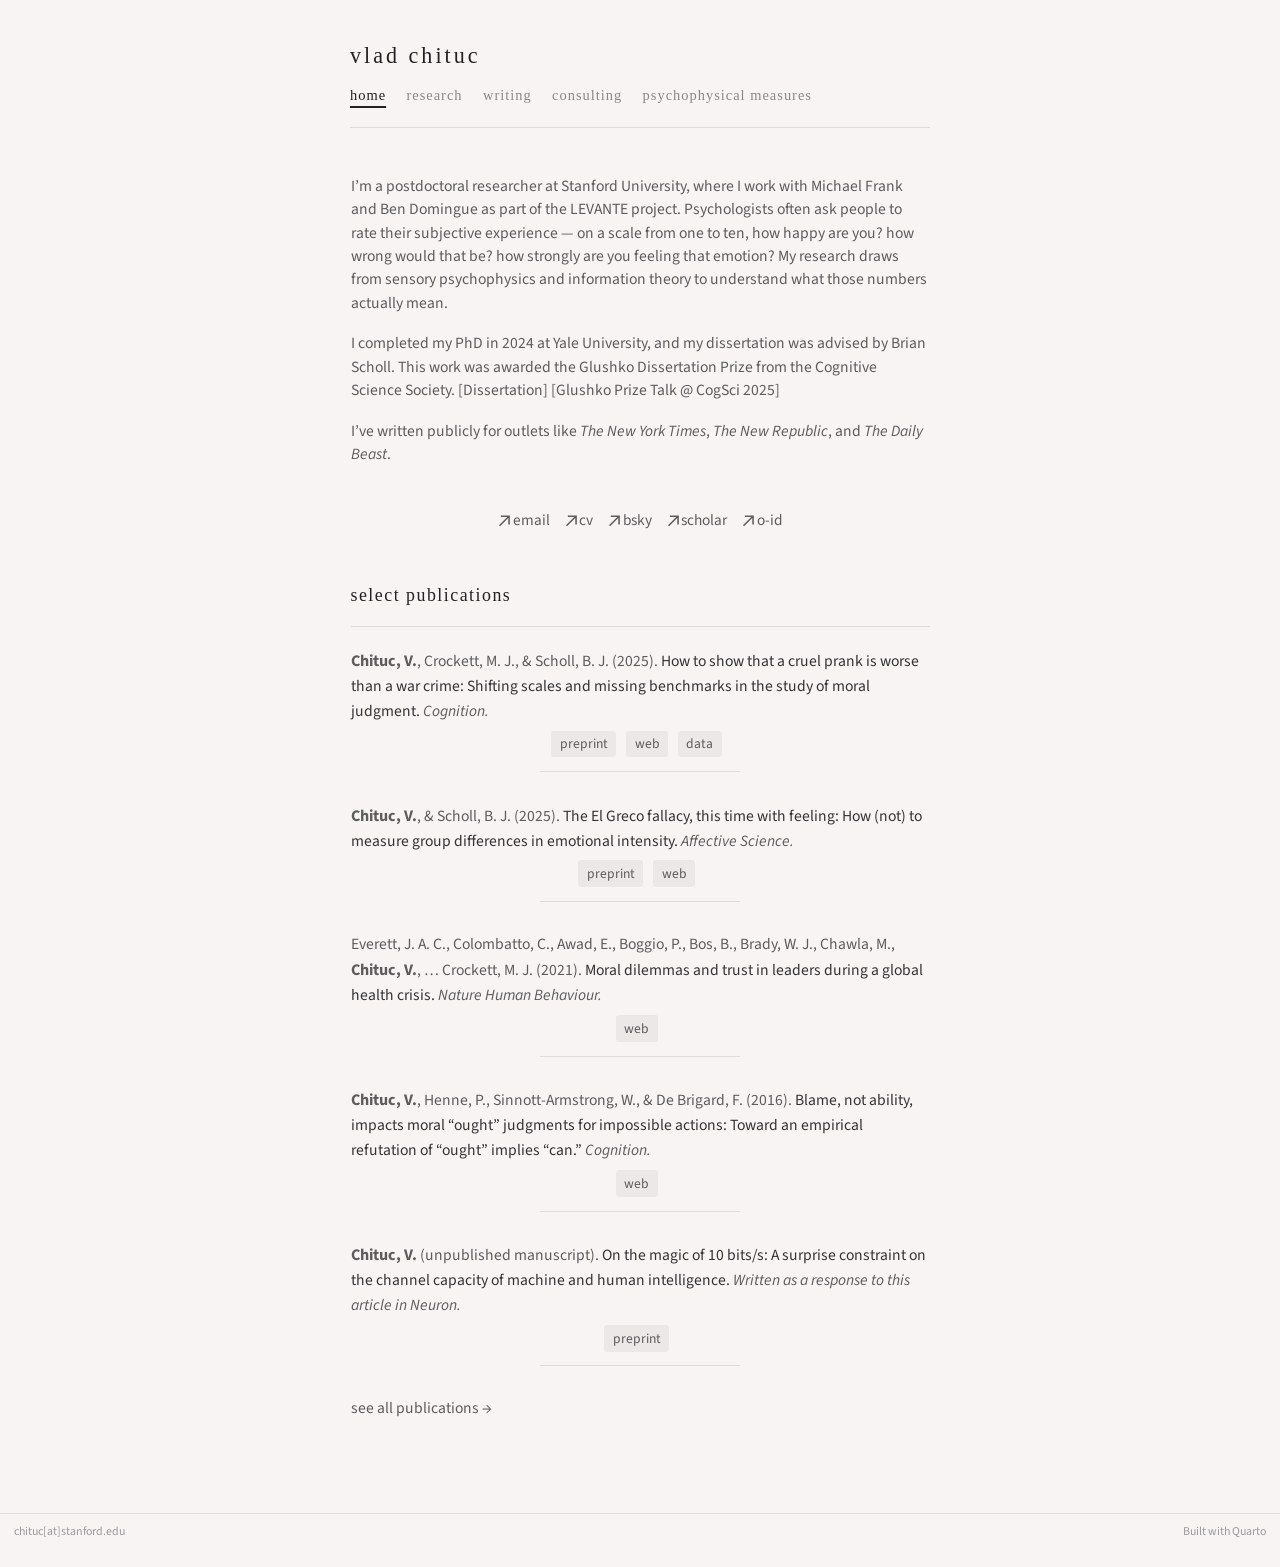
<file: index.html>
<!DOCTYPE html>
<html xmlns="http://www.w3.org/1999/xhtml" lang="en" xml:lang="en"><head>

<meta charset="utf-8">
<meta name="generator" content="quarto-1.10.18">

<meta name="viewport" content="width=device-width, initial-scale=1.0, user-scalable=yes">


<title>vlad chituc</title>
<style>
/* Default styles provided by pandoc.
** See https://pandoc.org/MANUAL.html#variables-for-html for config info.
*/
span.smallcaps{font-variant: small-caps;}
div.columns{display: flex; gap: 1.5em;}
div.column{flex: auto;}
@media screen {
div.columns{gap: min(4vw, 1.5em);}
div.column{overflow-x: auto;}
}
div.hanging-indent{margin-left: 1.5em; text-indent: -1.5em;}
ul.task-list{list-style: none;}
ul.task-list li input[type="checkbox"] {
  width: 0.8em;
  margin: 0 0.8em 0.2em -1em; /* quarto-specific, see https://github.com/quarto-dev/quarto-cli/issues/4556 */ 
  vertical-align: middle;
}
</style>


<script src="site_libs/quarto-nav/quarto-nav.js"></script>
<script src="site_libs/quarto-nav/headroom.min.js"></script>
<script src="site_libs/clipboard/clipboard.min.js"></script>
<script src="site_libs/quarto-search/autocomplete.umd.js"></script>
<script src="site_libs/quarto-search/fuse.min.js"></script>
<script src="site_libs/quarto-search/quarto-search.js"></script>
<meta name="quarto:offset" content="./">
<script src="site_libs/quarto-html/quarto.js" type="module"></script>
<script src="site_libs/quarto-html/tabsets/tabsets.js" type="module"></script>
<script src="site_libs/quarto-html/popper.min.js"></script>
<script src="site_libs/quarto-html/tippy.umd.min.js"></script>
<script src="site_libs/quarto-html/anchor.min.js"></script>
<link href="site_libs/quarto-html/tippy.css" rel="stylesheet">
<link href="site_libs/quarto-html/quarto-syntax-highlighting-64a204ab8560d761af7679ceaba22944.css" rel="stylesheet" id="quarto-text-highlighting-styles">
<script src="site_libs/bootstrap/bootstrap.min.js"></script>
<link href="site_libs/bootstrap/bootstrap-icons.css" rel="stylesheet">
<link href="site_libs/bootstrap/bootstrap-5713f3742d085f0d9696c1c3753e0a1f.min.css" rel="stylesheet" append-hash="true" id="quarto-bootstrap" data-mode="light">
<script id="quarto-search-options" type="application/json">{
  "location": "navbar",
  "copy-button": false,
  "collapse-after": 3,
  "panel-placement": "end",
  "type": "overlay",
  "limit": 50,
  "keyboard-shortcut": [
    "f",
    "/",
    "s"
  ],
  "show-item-context": false,
  "language": {
    "search-no-results-text": "No results",
    "search-matching-documents-text": "matching documents",
    "search-copy-link-title": "Copy link to search",
    "search-hide-matches-text": "Hide additional matches",
    "search-more-match-text": "more match in this document",
    "search-more-matches-text": "more matches in this document",
    "search-clear-button-title": "Clear",
    "search-text-placeholder": "",
    "search-detached-cancel-button-title": "Cancel",
    "search-submit-button-title": "Submit",
    "search-label": "Search"
  }
}</script>


<meta property="og:title" content="vlad chituc">
<meta property="og:description" content="Cognitive scientist studying psychophysics and measurement at Stanford University">
<meta property="og:site_name" content="vlad chituc">
</head>

<body class="nav-fixed fullcontent quarto-light">

<div id="quarto-search-results"></div>
  <header id="quarto-header" class="headroom fixed-top">
    <nav class="navbar navbar-expand-lg " data-bs-theme="dark">
      <div class="navbar-container container-fluid">
      <div class="navbar-brand-container mx-auto">
    <a class="navbar-brand" href="./index.html">
    <span class="navbar-title">vlad chituc</span>
    </a>
  </div>
          <button class="navbar-toggler" type="button" data-bs-toggle="collapse" data-bs-target="#navbarCollapse" aria-controls="navbarCollapse" role="menu" aria-expanded="false" aria-label="Toggle navigation" onclick="if (window.quartoToggleHeadroom) { window.quartoToggleHeadroom(); }">
  <span class="navbar-toggler-icon"></span>
</button>
          <div class="collapse navbar-collapse" id="navbarCollapse">
            <ul class="navbar-nav navbar-nav-scroll me-auto">
  <li class="nav-item">
    <a class="nav-link active" href="./index.html" aria-current="page"> 
<span class="menu-text">home</span></a>
  </li>  
  <li class="nav-item">
    <a class="nav-link" href="./research.html"> 
<span class="menu-text">research</span></a>
  </li>  
  <li class="nav-item">
    <a class="nav-link" href="./writing.html"> 
<span class="menu-text">writing</span></a>
  </li>  
  <li class="nav-item">
    <a class="nav-link" href="./consulting.html"> 
<span class="menu-text">consulting</span></a>
  </li>  
  <li class="nav-item">
    <a class="nav-link" href="https://vladchituc.com/glms-tools/"> 
<span class="menu-text">psychophysical measures</span></a>
  </li>  
</ul>
          </div> <!-- /navcollapse -->
            <div class="quarto-navbar-tools">
</div>
      </div> <!-- /container-fluid -->
    </nav>
</header>
<!-- content -->
<div id="quarto-content" class="quarto-container page-columns page-rows-contents page-layout-article page-navbar">
<!-- sidebar -->
<!-- margin-sidebar -->
    
<!-- main -->
<main class="content" id="quarto-document-content">

<header id="title-block-header" class="quarto-title-block default">
<div class="quarto-title">
<h1 class="title">vlad chituc</h1>
</div>



<div class="quarto-title-meta">

    
  
    
  </div>
  


</header>


<p>I’m a postdoctoral researcher at Stanford University, where I work with Michael Frank and Ben Domingue as part of the <a href="https://researcher.levante-network.org/">LEVANTE project</a>. Psychologists often ask people to rate their subjective experience — on a scale from one to ten, how happy are you? how wrong would that be? how strongly are you feeling that emotion? My research draws from sensory psychophysics and information theory to understand what those numbers actually mean.</p>
<p>I completed my PhD in 2024 at Yale University, and my dissertation was advised by Brian Scholl. This work was awarded the Glushko Dissertation Prize from the Cognitive Science Society. [<a href="s/Chituc-Dissertation-FinalRevision.pdf">Dissertation</a>] [<a href="https://underline.io/events/489/sessions/20498/lecture/123940-moral-and-affective-psychophysics-or-how-not-to-study-subjective-magnitude">Glushko Prize Talk @ CogSci 2025</a>]</p>
<p>I’ve written publicly for outlets like <a href="https://opinionator.blogs.nytimes.com/2016/02/19/the-data-against-kant/"><em>The New York Times</em></a>, <a href="https://newrepublic.com/article/122540/would-you-rather-lose-your-morals-or-your-memory"><em>The New Republic</em></a>, and <em>The Daily Beast</em>.</p>
<div class="social-links">
<p><a href="mailto:chituc@stanford.edu"><svg width="12" height="12" viewbox="0 0 12 12" fill="none" xmlns="http://www.w3.org/2000/svg"><path d="M2.07102 11.3494L0.963068 10.2415L9.2017 1.98864H2.83807L2.85227 0.454545H11.8438V9.46023H10.2955L10.3097 3.09659L2.07102 11.3494Z" fill="currentColor"></path></svg> email</a> <a href="cv.html"><svg width="12" height="12" viewbox="0 0 12 12" fill="none" xmlns="http://www.w3.org/2000/svg"><path d="M2.07102 11.3494L0.963068 10.2415L9.2017 1.98864H2.83807L2.85227 0.454545H11.8438V9.46023H10.2955L10.3097 3.09659L2.07102 11.3494Z" fill="currentColor"></path></svg> cv</a> <a href="https://bsky.app/profile/vladchituc.com"><svg width="12" height="12" viewbox="0 0 12 12" fill="none" xmlns="http://www.w3.org/2000/svg"><path d="M2.07102 11.3494L0.963068 10.2415L9.2017 1.98864H2.83807L2.85227 0.454545H11.8438V9.46023H10.2955L10.3097 3.09659L2.07102 11.3494Z" fill="currentColor"></path></svg> bsky</a> <a href="https://scholar.google.com/citations?user=D61_1-UAAAAJ&amp;hl=en"><svg width="12" height="12" viewbox="0 0 12 12" fill="none" xmlns="http://www.w3.org/2000/svg"><path d="M2.07102 11.3494L0.963068 10.2415L9.2017 1.98864H2.83807L2.85227 0.454545H11.8438V9.46023H10.2955L10.3097 3.09659L2.07102 11.3494Z" fill="currentColor"></path></svg> scholar</a> <a href="https://orcid.org/0000-0002-5316-6245"><svg width="12" height="12" viewbox="0 0 12 12" fill="none" xmlns="http://www.w3.org/2000/svg"><path d="M2.07102 11.3494L0.963068 10.2415L9.2017 1.98864H2.83807L2.85227 0.454545H11.8438V9.46023H10.2955L10.3097 3.09659L2.07102 11.3494Z" fill="currentColor"></path></svg> o-id</a></p>
</div>
<section id="publications" class="level2">
<h2 class="anchored" data-anchor-id="publications">select publications</h2>
<div class="pub-entry">
<p><span class="pub-authors"><strong>Chituc, V.</strong></span>, Crockett, M. J., &amp; Scholl, B. J. (2025). <span class="pub-title">How to show that a cruel prank is worse than a war crime: Shifting scales and missing benchmarks in the study of moral judgment.</span> <span class="pub-venue"><em>Cognition.</em></span></p>
<div class="pub-links">
<p><a href="s/Chituc-EtAl-InPress-Cognition.pdf">preprint</a> <a href="https://doi.org/10.1016/j.cognition.2025.106315">web</a> <a href="s/magnitude-estimation.zip">data</a></p>
</div>
</div>
<div class="pub-entry">
<p><span class="pub-authors"><strong>Chituc, V.</strong></span>, &amp; Scholl, B. J. (2025). <span class="pub-title">The El Greco fallacy, this time with feeling: How (not) to measure group differences in emotional intensity.</span> <span class="pub-venue"><em>Affective Science.</em></span></p>
<div class="pub-links">
<p><a href="s/Chituc-Scholl-InPress-AffSci.pdf">preprint</a> <a href="https://doi.org/10.1007/s42761-025-00314-z">web</a></p>
</div>
</div>
<div class="pub-entry">
<p>Everett, J. A. C., Colombatto, C., Awad, E., Boggio, P., Bos, B., Brady, W. J., Chawla, M., <span class="pub-authors"><strong>Chituc, V.</strong></span>, … Crockett, M. J. (2021). <span class="pub-title">Moral dilemmas and trust in leaders during a global health crisis.</span> <span class="pub-venue"><em>Nature Human Behaviour.</em></span></p>
<div class="pub-links">
<p><a href="https://doi.org/10.1038/s41562-021-01156-y">web</a></p>
</div>
</div>
<div class="pub-entry">
<p><span class="pub-authors"><strong>Chituc, V.</strong></span>, Henne, P., Sinnott-Armstrong, W., &amp; De Brigard, F. (2016). <span class="pub-title">Blame, not ability, impacts moral “ought” judgments for impossible actions: Toward an empirical refutation of “ought” implies “can.”</span> <span class="pub-venue"><em>Cognition.</em></span></p>
<div class="pub-links">
<p><a href="https://doi.org/10.1016/j.cognition.2016.01.013">web</a></p>
</div>
</div>
<div class="pub-entry">
<p><span class="pub-authors"><strong>Chituc, V.</strong></span> (unpublished manuscript). <span class="pub-title">On the magic of 10 bits/s: A surprise constraint on the channel capacity of machine and human intelligence.</span> <span class="pub-venue">Written as a response to <a href="https://doi.org/10.1016/j.neuron.2024.11.008">this article</a> in <em>Neuron</em>.</span></p>
<div class="pub-links">
<p><a href="https://osf.io/preprints/osf/gbn3c_v2">preprint</a></p>
</div>
</div>
<p><a href="./research.html">see all publications →</a></p>


</section>

</main> <!-- /main -->
<script id="quarto-html-after-body" type="application/javascript">
  window.document.addEventListener("DOMContentLoaded", function (event) {
    const icon = "";
    const anchorJS = new window.AnchorJS();
    anchorJS.options = {
      placement: 'right',
      icon: icon
    };
    anchorJS.add('.anchored');
    const isCodeAnnotation = (el) => {
      for (const clz of el.classList) {
        if (clz.startsWith('code-annotation-')) {                     
          return true;
        }
      }
      return false;
    }
    const onCopySuccess = function(e) {
      // button target
      const button = e.trigger;
      // don't keep focus
      button.blur();
      // flash "checked"
      button.classList.add('code-copy-button-checked');
      var currentTitle = button.getAttribute("title");
      button.setAttribute("title", "Copied!");
      let tooltip;
      if (window.bootstrap) {
        button.setAttribute("data-bs-toggle", "tooltip");
        button.setAttribute("data-bs-placement", "left");
        button.setAttribute("data-bs-title", "Copied!");
        tooltip = new bootstrap.Tooltip(button, 
          { trigger: "manual", 
            customClass: "code-copy-button-tooltip",
            offset: [0, -8]});
        tooltip.show();    
      }
      setTimeout(function() {
        if (tooltip) {
          tooltip.hide();
          button.removeAttribute("data-bs-title");
          button.removeAttribute("data-bs-toggle");
          button.removeAttribute("data-bs-placement");
        }
        button.setAttribute("title", currentTitle);
        button.classList.remove('code-copy-button-checked');
      }, 1000);
      // clear code selection
      e.clearSelection();
    }
    const getTextToCopy = function(trigger) {
      const outerScaffold = trigger.parentElement.cloneNode(true);
      const codeEl = outerScaffold.querySelector('code');
      for (const childEl of codeEl.children) {
        if (isCodeAnnotation(childEl)) {
          childEl.remove();
        }
      }
      return codeEl.innerText;
    }
    const clipboard = new window.ClipboardJS('.code-copy-button:not([data-in-quarto-modal])', {
      text: getTextToCopy
    });
    clipboard.on('success', onCopySuccess);
    if (window.document.getElementById('quarto-embedded-source-code-modal')) {
      const clipboardModal = new window.ClipboardJS('.code-copy-button[data-in-quarto-modal]', {
        text: getTextToCopy,
        container: window.document.getElementById('quarto-embedded-source-code-modal')
      });
      clipboardModal.on('success', onCopySuccess);
    }
      var localhostRegex = new RegExp(/^(?:http|https):\/\/localhost\:?[0-9]*\//);
      var mailtoRegex = new RegExp(/^mailto:/);
        var filterRegex = new RegExp("https:\/\/vladchituc\.com");
      var isInternal = (href) => {
          return filterRegex.test(href) || localhostRegex.test(href) || mailtoRegex.test(href);
      }
      // Inspect non-navigation links and adorn them if external
     var links = window.document.querySelectorAll('a[href]:not(.nav-link):not(.navbar-brand):not(.toc-action):not(.sidebar-link):not(.sidebar-item-toggle):not(.pagination-link):not(.no-external):not([aria-hidden]):not(.dropdown-item):not(.quarto-navigation-tool):not(.about-link)');
      for (var i=0; i<links.length; i++) {
        const link = links[i];
        if (!isInternal(link.href)) {
          // undo the damage that might have been done by quarto-nav.js in the case of
          // links that we want to consider external
          if (link.dataset.originalHref !== undefined) {
            link.href = link.dataset.originalHref;
          }
            // target, if specified
            link.setAttribute("target", "_blank");
            if (link.getAttribute("rel") === null) {
              link.setAttribute("rel", "noopener");
            }
        }
      }
    function tippyHover(el, contentFn, onTriggerFn, onUntriggerFn) {
      const config = {
        allowHTML: true,
        maxWidth: 500,
        delay: 100,
        arrow: false,
        appendTo: function(el) {
            return el.parentElement;
        },
        interactive: true,
        interactiveBorder: 10,
        theme: 'quarto',
        placement: 'bottom-start',
      };
      if (contentFn) {
        config.content = contentFn;
      }
      if (onTriggerFn) {
        config.onTrigger = onTriggerFn;
      }
      if (onUntriggerFn) {
        config.onUntrigger = onUntriggerFn;
      }
      window.tippy(el, config); 
    }
    const noterefs = window.document.querySelectorAll('a[role="doc-noteref"]');
    for (var i=0; i<noterefs.length; i++) {
      const ref = noterefs[i];
      tippyHover(ref, function() {
        // use id or data attribute instead here
        let href = ref.getAttribute('data-footnote-href') || ref.getAttribute('href');
        try { href = new URL(href).hash; } catch {}
        const id = href.replace(/^#\/?/, "");
        const note = window.document.getElementById(id);
        if (note) {
          return note.innerHTML;
        } else {
          return "";
        }
      });
    }
    const xrefs = window.document.querySelectorAll('a.quarto-xref');
    const processXRef = (id, note) => {
      // Strip column container classes
      const stripColumnClz = (el) => {
        el.classList.remove("page-full", "page-columns");
        if (el.children) {
          for (const child of el.children) {
            stripColumnClz(child);
          }
        }
      }
      stripColumnClz(note)
      if (id === null || id.startsWith('sec-')) {
        // Special case sections, only their first couple elements
        const container = document.createElement("div");
        if (note.children && note.children.length > 2) {
          container.appendChild(note.children[0].cloneNode(true));
          for (let i = 1; i < note.children.length; i++) {
            const child = note.children[i];
            if (child.tagName === "P" && child.innerText === "") {
              continue;
            } else {
              container.appendChild(child.cloneNode(true));
              break;
            }
          }
          if (window.Quarto?.typesetMath) {
            window.Quarto.typesetMath(container);
          }
          return container.innerHTML
        } else {
          if (window.Quarto?.typesetMath) {
            window.Quarto.typesetMath(note);
          }
          return note.innerHTML;
        }
      } else {
        // Remove any anchor links if they are present
        const anchorLink = note.querySelector('a.anchorjs-link');
        if (anchorLink) {
          anchorLink.remove();
        }
        if (window.Quarto?.typesetMath) {
          window.Quarto.typesetMath(note);
        }
        if (note.classList.contains("callout")) {
          return note.outerHTML;
        } else {
          return note.innerHTML;
        }
      }
    }
    for (var i=0; i<xrefs.length; i++) {
      const xref = xrefs[i];
      tippyHover(xref, undefined, function(instance) {
        instance.disable();
        let url = xref.getAttribute('href');
        let hash = undefined; 
        if (url.startsWith('#')) {
          hash = url;
        } else {
          try { hash = new URL(url).hash; } catch {}
        }
        if (hash) {
          const id = hash.replace(/^#\/?/, "");
          const note = window.document.getElementById(id);
          if (note !== null) {
            try {
              const html = processXRef(id, note.cloneNode(true));
              instance.setContent(html);
            } finally {
              instance.enable();
              instance.show();
            }
          } else {
            // See if we can fetch this
            fetch(url.split('#')[0])
            .then(res => res.text())
            .then(html => {
              const parser = new DOMParser();
              const htmlDoc = parser.parseFromString(html, "text/html");
              const note = htmlDoc.getElementById(id);
              if (note !== null) {
                const html = processXRef(id, note);
                instance.setContent(html);
              } 
            }).finally(() => {
              instance.enable();
              instance.show();
            });
          }
        } else {
          // See if we can fetch a full url (with no hash to target)
          // This is a special case and we should probably do some content thinning / targeting
          fetch(url)
          .then(res => res.text())
          .then(html => {
            const parser = new DOMParser();
            const htmlDoc = parser.parseFromString(html, "text/html");
            const note = htmlDoc.querySelector('main.content');
            if (note !== null) {
              // This should only happen for chapter cross references
              // (since there is no id in the URL)
              // remove the first header
              if (note.children.length > 0 && note.children[0].tagName === "HEADER") {
                note.children[0].remove();
              }
              const html = processXRef(null, note);
              instance.setContent(html);
            } 
          }).finally(() => {
            instance.enable();
            instance.show();
          });
        }
      }, function(instance) {
      });
    }
        let selectedAnnoteEl;
        const selectorForAnnotation = ( cell, annotation) => {
          let cellAttr = 'data-code-cell="' + cell + '"';
          let lineAttr = 'data-code-annotation="' +  annotation + '"';
          const selector = 'span[' + cellAttr + '][' + lineAttr + ']';
          return selector;
        }
        const selectCodeLines = (annoteEl) => {
          const doc = window.document;
          const targetCell = annoteEl.getAttribute("data-target-cell");
          const targetAnnotation = annoteEl.getAttribute("data-target-annotation");
          const annoteSpan = window.document.querySelector(selectorForAnnotation(targetCell, targetAnnotation));
          const lines = annoteSpan.getAttribute("data-code-lines").split(",");
          const lineIds = lines.map((line) => {
            return targetCell + "-" + line;
          })
          let top = null;
          let height = null;
          let parent = null;
          if (lineIds.length > 0) {
              //compute the position of the single el (top and bottom and make a div)
              const el = window.document.getElementById(lineIds[0]);
              top = el.offsetTop;
              height = el.offsetHeight;
              parent = el.parentElement.parentElement;
            if (lineIds.length > 1) {
              const lastEl = window.document.getElementById(lineIds[lineIds.length - 1]);
              const bottom = lastEl.offsetTop + lastEl.offsetHeight;
              height = bottom - top;
            }
            if (top !== null && height !== null && parent !== null) {
              // cook up a div (if necessary) and position it 
              let div = window.document.getElementById("code-annotation-line-highlight");
              if (div === null) {
                div = window.document.createElement("div");
                div.setAttribute("id", "code-annotation-line-highlight");
                div.style.position = 'absolute';
                parent.appendChild(div);
              }
              div.style.top = top - 2 + "px";
              div.style.height = height + 4 + "px";
              div.style.left = 0;
              let gutterDiv = window.document.getElementById("code-annotation-line-highlight-gutter");
              if (gutterDiv === null) {
                gutterDiv = window.document.createElement("div");
                gutterDiv.setAttribute("id", "code-annotation-line-highlight-gutter");
                gutterDiv.style.position = 'absolute';
                const codeCell = window.document.getElementById(targetCell);
                const gutter = codeCell.querySelector('.code-annotation-gutter');
                gutter.appendChild(gutterDiv);
              }
              gutterDiv.style.top = top - 2 + "px";
              gutterDiv.style.height = height + 4 + "px";
            }
            selectedAnnoteEl = annoteEl;
          }
        };
        const unselectCodeLines = () => {
          const elementsIds = ["code-annotation-line-highlight", "code-annotation-line-highlight-gutter"];
          elementsIds.forEach((elId) => {
            const div = window.document.getElementById(elId);
            if (div) {
              div.remove();
            }
          });
          selectedAnnoteEl = undefined;
        };
          // Handle positioning of the toggle
      window.addEventListener(
        "resize",
        throttle(() => {
          elRect = undefined;
          if (selectedAnnoteEl) {
            selectCodeLines(selectedAnnoteEl);
          }
        }, 10)
      );
      function throttle(fn, ms) {
      let throttle = false;
      let timer;
        return (...args) => {
          if(!throttle) { // first call gets through
              fn.apply(this, args);
              throttle = true;
          } else { // all the others get throttled
              if(timer) clearTimeout(timer); // cancel #2
              timer = setTimeout(() => {
                fn.apply(this, args);
                timer = throttle = false;
              }, ms);
          }
        };
      }
        // Attach click handler to the DT
        const annoteDls = window.document.querySelectorAll('dt[data-target-cell]');
        for (const annoteDlNode of annoteDls) {
          annoteDlNode.addEventListener('click', (event) => {
            const clickedEl = event.target;
            if (clickedEl !== selectedAnnoteEl) {
              unselectCodeLines();
              const activeEl = window.document.querySelector('dt[data-target-cell].code-annotation-active');
              if (activeEl) {
                activeEl.classList.remove('code-annotation-active');
              }
              selectCodeLines(clickedEl);
              clickedEl.classList.add('code-annotation-active');
            } else {
              // Unselect the line
              unselectCodeLines();
              clickedEl.classList.remove('code-annotation-active');
            }
          });
        }
    const findCites = (el) => {
      const parentEl = el.parentElement;
      if (parentEl) {
        const cites = parentEl.dataset.cites;
        if (cites) {
          return {
            el,
            cites: cites.split(' ')
          };
        } else {
          return findCites(el.parentElement)
        }
      } else {
        return undefined;
      }
    };
    var bibliorefs = window.document.querySelectorAll('a[role="doc-biblioref"]');
    for (var i=0; i<bibliorefs.length; i++) {
      const ref = bibliorefs[i];
      const citeInfo = findCites(ref);
      if (citeInfo) {
        tippyHover(citeInfo.el, function() {
          var popup = window.document.createElement('div');
          citeInfo.cites.forEach(function(cite) {
            var citeDiv = window.document.createElement('div');
            citeDiv.classList.add('hanging-indent');
            citeDiv.classList.add('csl-entry');
            var biblioDiv = window.document.getElementById('ref-' + cite);
            if (biblioDiv) {
              citeDiv.innerHTML = biblioDiv.innerHTML;
            }
            popup.appendChild(citeDiv);
          });
          return popup.innerHTML;
        });
      }
    }
  });
  </script>
</div> <!-- /content -->
<footer class="footer">
  <div class="nav-footer">
    <div class="nav-footer-left">
<p>chituc[at]stanford.edu</p>
</div>   
    <div class="nav-footer-center">
      &nbsp;
    </div>
    <div class="nav-footer-right">
<p>Built with <a href="https://quarto.org">Quarto</a></p>
</div>
  </div>
</footer>




</body></html>
</file>
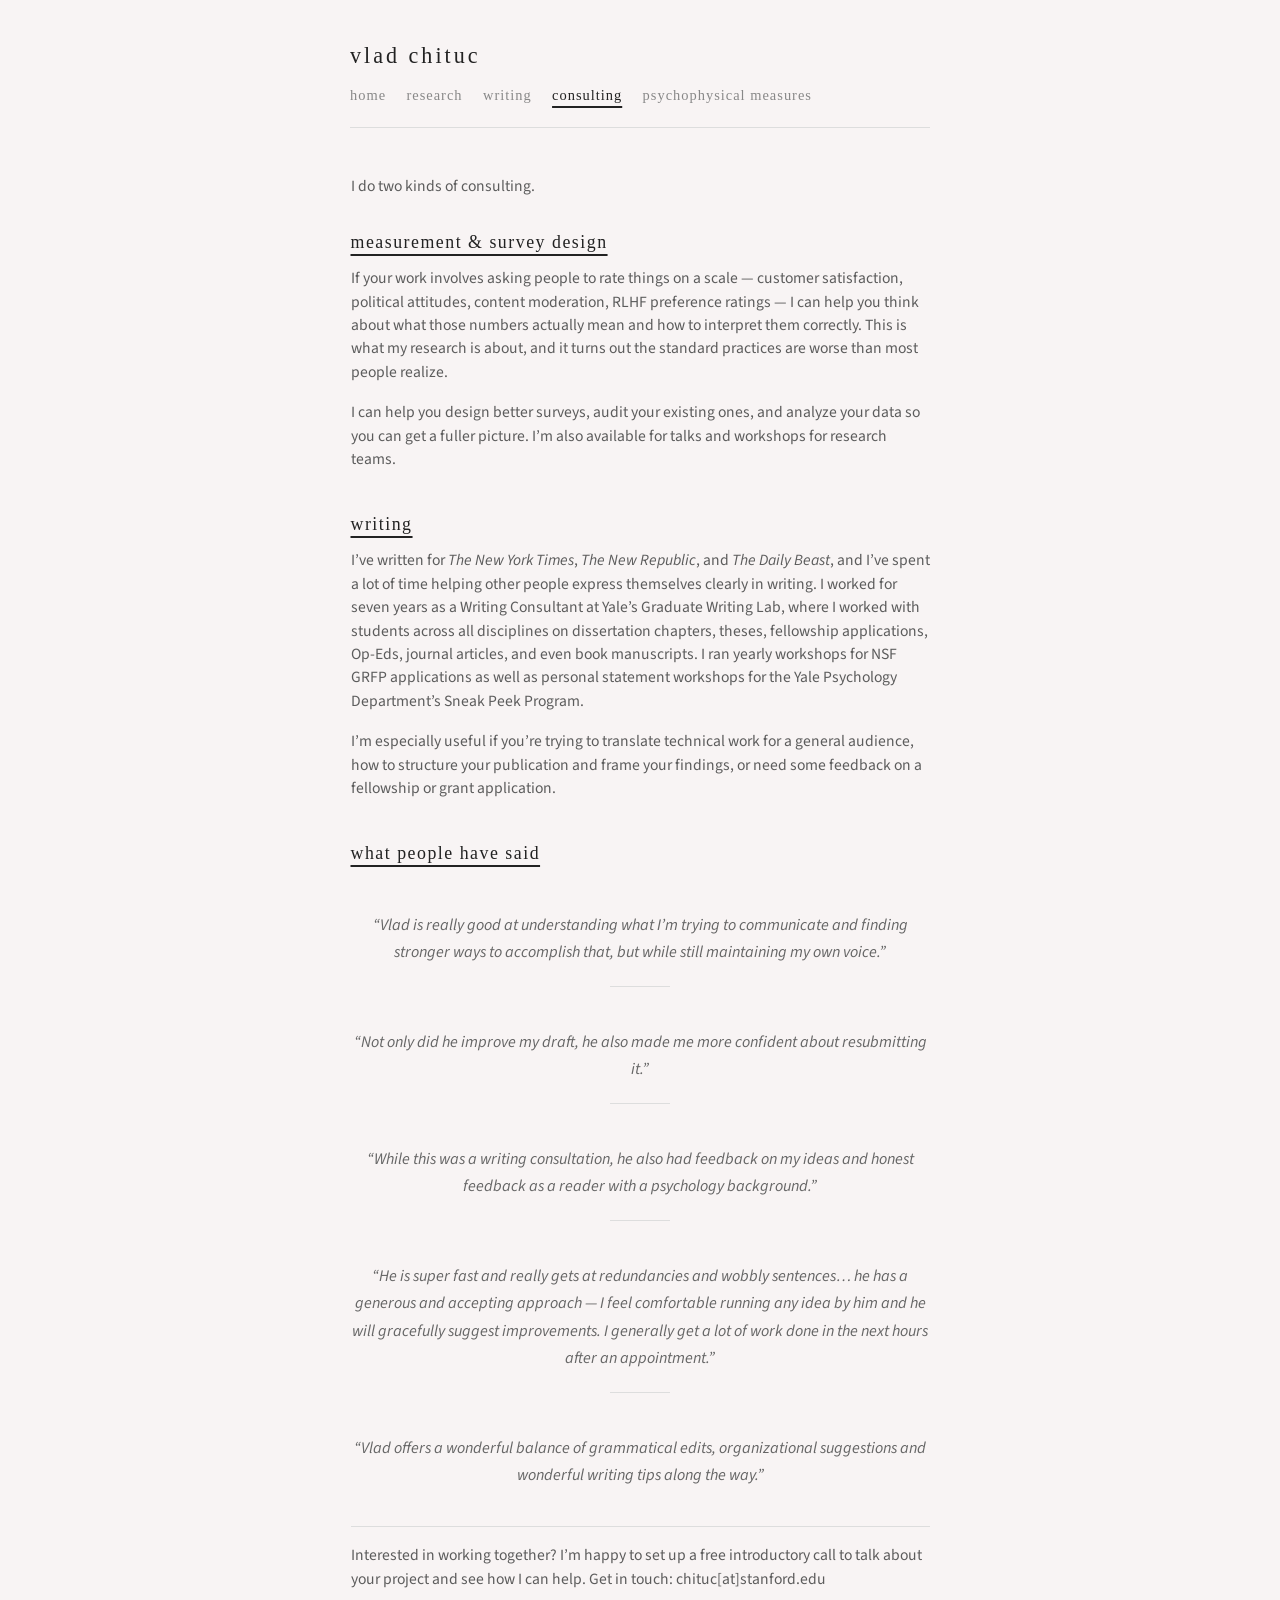
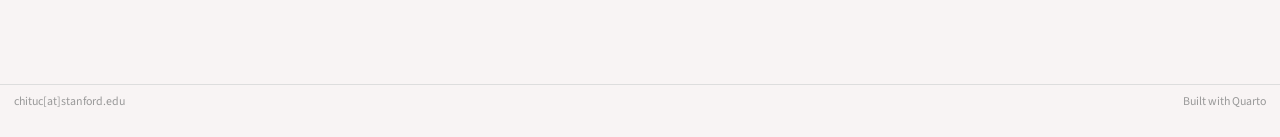
<file: consulting.html>
<!DOCTYPE html>
<html xmlns="http://www.w3.org/1999/xhtml" lang="en" xml:lang="en"><head>

<meta charset="utf-8">
<meta name="generator" content="quarto-1.10.18">

<meta name="viewport" content="width=device-width, initial-scale=1.0, user-scalable=yes">


<title>consulting – vlad chituc</title>
<style>
/* Default styles provided by pandoc.
** See https://pandoc.org/MANUAL.html#variables-for-html for config info.
*/
span.smallcaps{font-variant: small-caps;}
div.columns{display: flex; gap: 1.5em;}
div.column{flex: auto;}
@media screen {
div.columns{gap: min(4vw, 1.5em);}
div.column{overflow-x: auto;}
}
div.hanging-indent{margin-left: 1.5em; text-indent: -1.5em;}
ul.task-list{list-style: none;}
ul.task-list li input[type="checkbox"] {
  width: 0.8em;
  margin: 0 0.8em 0.2em -1em; /* quarto-specific, see https://github.com/quarto-dev/quarto-cli/issues/4556 */ 
  vertical-align: middle;
}
</style>


<script src="site_libs/quarto-nav/quarto-nav.js"></script>
<script src="site_libs/quarto-nav/headroom.min.js"></script>
<script src="site_libs/clipboard/clipboard.min.js"></script>
<script src="site_libs/quarto-search/autocomplete.umd.js"></script>
<script src="site_libs/quarto-search/fuse.min.js"></script>
<script src="site_libs/quarto-search/quarto-search.js"></script>
<meta name="quarto:offset" content="./">
<script src="site_libs/quarto-html/quarto.js" type="module"></script>
<script src="site_libs/quarto-html/tabsets/tabsets.js" type="module"></script>
<script src="site_libs/quarto-html/popper.min.js"></script>
<script src="site_libs/quarto-html/tippy.umd.min.js"></script>
<script src="site_libs/quarto-html/anchor.min.js"></script>
<link href="site_libs/quarto-html/tippy.css" rel="stylesheet">
<link href="site_libs/quarto-html/quarto-syntax-highlighting-64a204ab8560d761af7679ceaba22944.css" rel="stylesheet" id="quarto-text-highlighting-styles">
<script src="site_libs/bootstrap/bootstrap.min.js"></script>
<link href="site_libs/bootstrap/bootstrap-icons.css" rel="stylesheet">
<link href="site_libs/bootstrap/bootstrap-5713f3742d085f0d9696c1c3753e0a1f.min.css" rel="stylesheet" append-hash="true" id="quarto-bootstrap" data-mode="light">
<script id="quarto-search-options" type="application/json">{
  "location": "navbar",
  "copy-button": false,
  "collapse-after": 3,
  "panel-placement": "end",
  "type": "overlay",
  "limit": 50,
  "keyboard-shortcut": [
    "f",
    "/",
    "s"
  ],
  "show-item-context": false,
  "language": {
    "search-no-results-text": "No results",
    "search-matching-documents-text": "matching documents",
    "search-copy-link-title": "Copy link to search",
    "search-hide-matches-text": "Hide additional matches",
    "search-more-match-text": "more match in this document",
    "search-more-matches-text": "more matches in this document",
    "search-clear-button-title": "Clear",
    "search-text-placeholder": "",
    "search-detached-cancel-button-title": "Cancel",
    "search-submit-button-title": "Submit",
    "search-label": "Search"
  }
}</script>


<meta property="og:title" content="consulting – vlad chituc">
<meta property="og:description" content="Cognitive scientist studying psychophysics and measurement at Stanford University">
<meta property="og:site_name" content="vlad chituc">
</head>

<body class="nav-fixed consulting-page fullcontent quarto-light">

<div id="quarto-search-results"></div>
  <header id="quarto-header" class="headroom fixed-top">
    <nav class="navbar navbar-expand-lg " data-bs-theme="dark">
      <div class="navbar-container container-fluid">
      <div class="navbar-brand-container mx-auto">
    <a class="navbar-brand" href="./index.html">
    <span class="navbar-title">vlad chituc</span>
    </a>
  </div>
          <button class="navbar-toggler" type="button" data-bs-toggle="collapse" data-bs-target="#navbarCollapse" aria-controls="navbarCollapse" role="menu" aria-expanded="false" aria-label="Toggle navigation" onclick="if (window.quartoToggleHeadroom) { window.quartoToggleHeadroom(); }">
  <span class="navbar-toggler-icon"></span>
</button>
          <div class="collapse navbar-collapse" id="navbarCollapse">
            <ul class="navbar-nav navbar-nav-scroll me-auto">
  <li class="nav-item">
    <a class="nav-link" href="./index.html"> 
<span class="menu-text">home</span></a>
  </li>  
  <li class="nav-item">
    <a class="nav-link" href="./research.html"> 
<span class="menu-text">research</span></a>
  </li>  
  <li class="nav-item">
    <a class="nav-link" href="./writing.html"> 
<span class="menu-text">writing</span></a>
  </li>  
  <li class="nav-item">
    <a class="nav-link active" href="./consulting.html" aria-current="page"> 
<span class="menu-text">consulting</span></a>
  </li>  
  <li class="nav-item">
    <a class="nav-link" href="https://vladchituc.com/glms-tools/"> 
<span class="menu-text">psychophysical measures</span></a>
  </li>  
</ul>
          </div> <!-- /navcollapse -->
            <div class="quarto-navbar-tools">
</div>
      </div> <!-- /container-fluid -->
    </nav>
</header>
<!-- content -->
<div id="quarto-content" class="quarto-container page-columns page-rows-contents page-layout-article page-navbar">
<!-- sidebar -->
<!-- margin-sidebar -->
    
<!-- main -->
<main class="content" id="quarto-document-content">

<header id="title-block-header" class="quarto-title-block default">
<div class="quarto-title">
<h1 class="title">consulting</h1>
</div>



<div class="quarto-title-meta">

    
  
    
  </div>
  


</header>


<p>I do two kinds of consulting.</p>
<section id="measurement-survey-design" class="level2">
<h2 class="anchored" data-anchor-id="measurement-survey-design">measurement &amp; survey design</h2>
<p>If your work involves asking people to rate things on a scale — customer satisfaction, political attitudes, content moderation, RLHF preference ratings — I can help you think about what those numbers actually mean and how to interpret them correctly. This is what my research is about, and it turns out the standard practices are worse than most people realize.</p>
<p>I can help you design better surveys, audit your existing ones, and analyze your data so you can get a fuller picture. I’m also available for talks and workshops for research teams.</p>
</section>
<section id="writing" class="level2">
<h2 class="anchored" data-anchor-id="writing">writing</h2>
<p>I’ve written for <em>The New York Times</em>, <em>The New Republic</em>, and <em>The Daily Beast</em>, and I’ve spent a lot of time helping other people express themselves clearly in writing. I worked for seven years as a Writing Consultant at Yale’s Graduate Writing Lab, where I worked with students across all disciplines on dissertation chapters, theses, fellowship applications, Op-Eds, journal articles, and even book manuscripts. I ran yearly workshops for NSF GRFP applications as well as personal statement workshops for the Yale Psychology Department’s <a href="https://www.yalepsychdei.com/sneak-peek">Sneak Peek Program</a>.</p>
<p>I’m especially useful if you’re trying to translate technical work for a general audience, how to structure your publication and frame your findings, or need some feedback on a fellowship or grant application.</p>
</section>
<section id="what-people-have-said" class="level2">
<h2 class="anchored" data-anchor-id="what-people-have-said">what people have said</h2>
<div class="testimonials">
<div class="testimonial">
<p>“Vlad is really good at understanding what I’m trying to communicate and finding stronger ways to accomplish that, but while still maintaining my own voice.”</p>
</div>
<div class="testimonial">
<p>“Not only did he improve my draft, he also made me more confident about resubmitting it.”</p>
</div>
<div class="testimonial">
<p>“While this was a writing consultation, he also had feedback on my ideas and honest feedback as a reader with a psychology background.”</p>
</div>
<div class="testimonial">
<p>“He is super fast and really gets at redundancies and wobbly sentences… he has a generous and accepting approach — I feel comfortable running any idea by him and he will gracefully suggest improvements. I generally get a lot of work done in the next hours after an appointment.”</p>
</div>
<div class="testimonial">
<p>“Vlad offers a wonderful balance of grammatical edits, organizational suggestions and wonderful writing tips along the way.”</p>
</div>
</div>
<hr>
<p>Interested in working together? I’m happy to set up a free introductory call to talk about your project and see how I can help. Get in touch: chituc[at]stanford.edu</p>


</section>

</main> <!-- /main -->
<script id="quarto-html-after-body" type="application/javascript">
  window.document.addEventListener("DOMContentLoaded", function (event) {
    const icon = "";
    const anchorJS = new window.AnchorJS();
    anchorJS.options = {
      placement: 'right',
      icon: icon
    };
    anchorJS.add('.anchored');
    const isCodeAnnotation = (el) => {
      for (const clz of el.classList) {
        if (clz.startsWith('code-annotation-')) {                     
          return true;
        }
      }
      return false;
    }
    const onCopySuccess = function(e) {
      // button target
      const button = e.trigger;
      // don't keep focus
      button.blur();
      // flash "checked"
      button.classList.add('code-copy-button-checked');
      var currentTitle = button.getAttribute("title");
      button.setAttribute("title", "Copied!");
      let tooltip;
      if (window.bootstrap) {
        button.setAttribute("data-bs-toggle", "tooltip");
        button.setAttribute("data-bs-placement", "left");
        button.setAttribute("data-bs-title", "Copied!");
        tooltip = new bootstrap.Tooltip(button, 
          { trigger: "manual", 
            customClass: "code-copy-button-tooltip",
            offset: [0, -8]});
        tooltip.show();    
      }
      setTimeout(function() {
        if (tooltip) {
          tooltip.hide();
          button.removeAttribute("data-bs-title");
          button.removeAttribute("data-bs-toggle");
          button.removeAttribute("data-bs-placement");
        }
        button.setAttribute("title", currentTitle);
        button.classList.remove('code-copy-button-checked');
      }, 1000);
      // clear code selection
      e.clearSelection();
    }
    const getTextToCopy = function(trigger) {
      const outerScaffold = trigger.parentElement.cloneNode(true);
      const codeEl = outerScaffold.querySelector('code');
      for (const childEl of codeEl.children) {
        if (isCodeAnnotation(childEl)) {
          childEl.remove();
        }
      }
      return codeEl.innerText;
    }
    const clipboard = new window.ClipboardJS('.code-copy-button:not([data-in-quarto-modal])', {
      text: getTextToCopy
    });
    clipboard.on('success', onCopySuccess);
    if (window.document.getElementById('quarto-embedded-source-code-modal')) {
      const clipboardModal = new window.ClipboardJS('.code-copy-button[data-in-quarto-modal]', {
        text: getTextToCopy,
        container: window.document.getElementById('quarto-embedded-source-code-modal')
      });
      clipboardModal.on('success', onCopySuccess);
    }
      var localhostRegex = new RegExp(/^(?:http|https):\/\/localhost\:?[0-9]*\//);
      var mailtoRegex = new RegExp(/^mailto:/);
        var filterRegex = new RegExp("https:\/\/vladchituc\.com");
      var isInternal = (href) => {
          return filterRegex.test(href) || localhostRegex.test(href) || mailtoRegex.test(href);
      }
      // Inspect non-navigation links and adorn them if external
     var links = window.document.querySelectorAll('a[href]:not(.nav-link):not(.navbar-brand):not(.toc-action):not(.sidebar-link):not(.sidebar-item-toggle):not(.pagination-link):not(.no-external):not([aria-hidden]):not(.dropdown-item):not(.quarto-navigation-tool):not(.about-link)');
      for (var i=0; i<links.length; i++) {
        const link = links[i];
        if (!isInternal(link.href)) {
          // undo the damage that might have been done by quarto-nav.js in the case of
          // links that we want to consider external
          if (link.dataset.originalHref !== undefined) {
            link.href = link.dataset.originalHref;
          }
            // target, if specified
            link.setAttribute("target", "_blank");
            if (link.getAttribute("rel") === null) {
              link.setAttribute("rel", "noopener");
            }
        }
      }
    function tippyHover(el, contentFn, onTriggerFn, onUntriggerFn) {
      const config = {
        allowHTML: true,
        maxWidth: 500,
        delay: 100,
        arrow: false,
        appendTo: function(el) {
            return el.parentElement;
        },
        interactive: true,
        interactiveBorder: 10,
        theme: 'quarto',
        placement: 'bottom-start',
      };
      if (contentFn) {
        config.content = contentFn;
      }
      if (onTriggerFn) {
        config.onTrigger = onTriggerFn;
      }
      if (onUntriggerFn) {
        config.onUntrigger = onUntriggerFn;
      }
      window.tippy(el, config); 
    }
    const noterefs = window.document.querySelectorAll('a[role="doc-noteref"]');
    for (var i=0; i<noterefs.length; i++) {
      const ref = noterefs[i];
      tippyHover(ref, function() {
        // use id or data attribute instead here
        let href = ref.getAttribute('data-footnote-href') || ref.getAttribute('href');
        try { href = new URL(href).hash; } catch {}
        const id = href.replace(/^#\/?/, "");
        const note = window.document.getElementById(id);
        if (note) {
          return note.innerHTML;
        } else {
          return "";
        }
      });
    }
    const xrefs = window.document.querySelectorAll('a.quarto-xref');
    const processXRef = (id, note) => {
      // Strip column container classes
      const stripColumnClz = (el) => {
        el.classList.remove("page-full", "page-columns");
        if (el.children) {
          for (const child of el.children) {
            stripColumnClz(child);
          }
        }
      }
      stripColumnClz(note)
      if (id === null || id.startsWith('sec-')) {
        // Special case sections, only their first couple elements
        const container = document.createElement("div");
        if (note.children && note.children.length > 2) {
          container.appendChild(note.children[0].cloneNode(true));
          for (let i = 1; i < note.children.length; i++) {
            const child = note.children[i];
            if (child.tagName === "P" && child.innerText === "") {
              continue;
            } else {
              container.appendChild(child.cloneNode(true));
              break;
            }
          }
          if (window.Quarto?.typesetMath) {
            window.Quarto.typesetMath(container);
          }
          return container.innerHTML
        } else {
          if (window.Quarto?.typesetMath) {
            window.Quarto.typesetMath(note);
          }
          return note.innerHTML;
        }
      } else {
        // Remove any anchor links if they are present
        const anchorLink = note.querySelector('a.anchorjs-link');
        if (anchorLink) {
          anchorLink.remove();
        }
        if (window.Quarto?.typesetMath) {
          window.Quarto.typesetMath(note);
        }
        if (note.classList.contains("callout")) {
          return note.outerHTML;
        } else {
          return note.innerHTML;
        }
      }
    }
    for (var i=0; i<xrefs.length; i++) {
      const xref = xrefs[i];
      tippyHover(xref, undefined, function(instance) {
        instance.disable();
        let url = xref.getAttribute('href');
        let hash = undefined; 
        if (url.startsWith('#')) {
          hash = url;
        } else {
          try { hash = new URL(url).hash; } catch {}
        }
        if (hash) {
          const id = hash.replace(/^#\/?/, "");
          const note = window.document.getElementById(id);
          if (note !== null) {
            try {
              const html = processXRef(id, note.cloneNode(true));
              instance.setContent(html);
            } finally {
              instance.enable();
              instance.show();
            }
          } else {
            // See if we can fetch this
            fetch(url.split('#')[0])
            .then(res => res.text())
            .then(html => {
              const parser = new DOMParser();
              const htmlDoc = parser.parseFromString(html, "text/html");
              const note = htmlDoc.getElementById(id);
              if (note !== null) {
                const html = processXRef(id, note);
                instance.setContent(html);
              } 
            }).finally(() => {
              instance.enable();
              instance.show();
            });
          }
        } else {
          // See if we can fetch a full url (with no hash to target)
          // This is a special case and we should probably do some content thinning / targeting
          fetch(url)
          .then(res => res.text())
          .then(html => {
            const parser = new DOMParser();
            const htmlDoc = parser.parseFromString(html, "text/html");
            const note = htmlDoc.querySelector('main.content');
            if (note !== null) {
              // This should only happen for chapter cross references
              // (since there is no id in the URL)
              // remove the first header
              if (note.children.length > 0 && note.children[0].tagName === "HEADER") {
                note.children[0].remove();
              }
              const html = processXRef(null, note);
              instance.setContent(html);
            } 
          }).finally(() => {
            instance.enable();
            instance.show();
          });
        }
      }, function(instance) {
      });
    }
        let selectedAnnoteEl;
        const selectorForAnnotation = ( cell, annotation) => {
          let cellAttr = 'data-code-cell="' + cell + '"';
          let lineAttr = 'data-code-annotation="' +  annotation + '"';
          const selector = 'span[' + cellAttr + '][' + lineAttr + ']';
          return selector;
        }
        const selectCodeLines = (annoteEl) => {
          const doc = window.document;
          const targetCell = annoteEl.getAttribute("data-target-cell");
          const targetAnnotation = annoteEl.getAttribute("data-target-annotation");
          const annoteSpan = window.document.querySelector(selectorForAnnotation(targetCell, targetAnnotation));
          const lines = annoteSpan.getAttribute("data-code-lines").split(",");
          const lineIds = lines.map((line) => {
            return targetCell + "-" + line;
          })
          let top = null;
          let height = null;
          let parent = null;
          if (lineIds.length > 0) {
              //compute the position of the single el (top and bottom and make a div)
              const el = window.document.getElementById(lineIds[0]);
              top = el.offsetTop;
              height = el.offsetHeight;
              parent = el.parentElement.parentElement;
            if (lineIds.length > 1) {
              const lastEl = window.document.getElementById(lineIds[lineIds.length - 1]);
              const bottom = lastEl.offsetTop + lastEl.offsetHeight;
              height = bottom - top;
            }
            if (top !== null && height !== null && parent !== null) {
              // cook up a div (if necessary) and position it 
              let div = window.document.getElementById("code-annotation-line-highlight");
              if (div === null) {
                div = window.document.createElement("div");
                div.setAttribute("id", "code-annotation-line-highlight");
                div.style.position = 'absolute';
                parent.appendChild(div);
              }
              div.style.top = top - 2 + "px";
              div.style.height = height + 4 + "px";
              div.style.left = 0;
              let gutterDiv = window.document.getElementById("code-annotation-line-highlight-gutter");
              if (gutterDiv === null) {
                gutterDiv = window.document.createElement("div");
                gutterDiv.setAttribute("id", "code-annotation-line-highlight-gutter");
                gutterDiv.style.position = 'absolute';
                const codeCell = window.document.getElementById(targetCell);
                const gutter = codeCell.querySelector('.code-annotation-gutter');
                gutter.appendChild(gutterDiv);
              }
              gutterDiv.style.top = top - 2 + "px";
              gutterDiv.style.height = height + 4 + "px";
            }
            selectedAnnoteEl = annoteEl;
          }
        };
        const unselectCodeLines = () => {
          const elementsIds = ["code-annotation-line-highlight", "code-annotation-line-highlight-gutter"];
          elementsIds.forEach((elId) => {
            const div = window.document.getElementById(elId);
            if (div) {
              div.remove();
            }
          });
          selectedAnnoteEl = undefined;
        };
          // Handle positioning of the toggle
      window.addEventListener(
        "resize",
        throttle(() => {
          elRect = undefined;
          if (selectedAnnoteEl) {
            selectCodeLines(selectedAnnoteEl);
          }
        }, 10)
      );
      function throttle(fn, ms) {
      let throttle = false;
      let timer;
        return (...args) => {
          if(!throttle) { // first call gets through
              fn.apply(this, args);
              throttle = true;
          } else { // all the others get throttled
              if(timer) clearTimeout(timer); // cancel #2
              timer = setTimeout(() => {
                fn.apply(this, args);
                timer = throttle = false;
              }, ms);
          }
        };
      }
        // Attach click handler to the DT
        const annoteDls = window.document.querySelectorAll('dt[data-target-cell]');
        for (const annoteDlNode of annoteDls) {
          annoteDlNode.addEventListener('click', (event) => {
            const clickedEl = event.target;
            if (clickedEl !== selectedAnnoteEl) {
              unselectCodeLines();
              const activeEl = window.document.querySelector('dt[data-target-cell].code-annotation-active');
              if (activeEl) {
                activeEl.classList.remove('code-annotation-active');
              }
              selectCodeLines(clickedEl);
              clickedEl.classList.add('code-annotation-active');
            } else {
              // Unselect the line
              unselectCodeLines();
              clickedEl.classList.remove('code-annotation-active');
            }
          });
        }
    const findCites = (el) => {
      const parentEl = el.parentElement;
      if (parentEl) {
        const cites = parentEl.dataset.cites;
        if (cites) {
          return {
            el,
            cites: cites.split(' ')
          };
        } else {
          return findCites(el.parentElement)
        }
      } else {
        return undefined;
      }
    };
    var bibliorefs = window.document.querySelectorAll('a[role="doc-biblioref"]');
    for (var i=0; i<bibliorefs.length; i++) {
      const ref = bibliorefs[i];
      const citeInfo = findCites(ref);
      if (citeInfo) {
        tippyHover(citeInfo.el, function() {
          var popup = window.document.createElement('div');
          citeInfo.cites.forEach(function(cite) {
            var citeDiv = window.document.createElement('div');
            citeDiv.classList.add('hanging-indent');
            citeDiv.classList.add('csl-entry');
            var biblioDiv = window.document.getElementById('ref-' + cite);
            if (biblioDiv) {
              citeDiv.innerHTML = biblioDiv.innerHTML;
            }
            popup.appendChild(citeDiv);
          });
          return popup.innerHTML;
        });
      }
    }
  });
  </script>
</div> <!-- /content -->
<footer class="footer">
  <div class="nav-footer">
    <div class="nav-footer-left">
<p>chituc[at]stanford.edu</p>
</div>   
    <div class="nav-footer-center">
      &nbsp;
    </div>
    <div class="nav-footer-right">
<p>Built with <a href="https://quarto.org">Quarto</a></p>
</div>
  </div>
</footer>




</body></html>
</file>
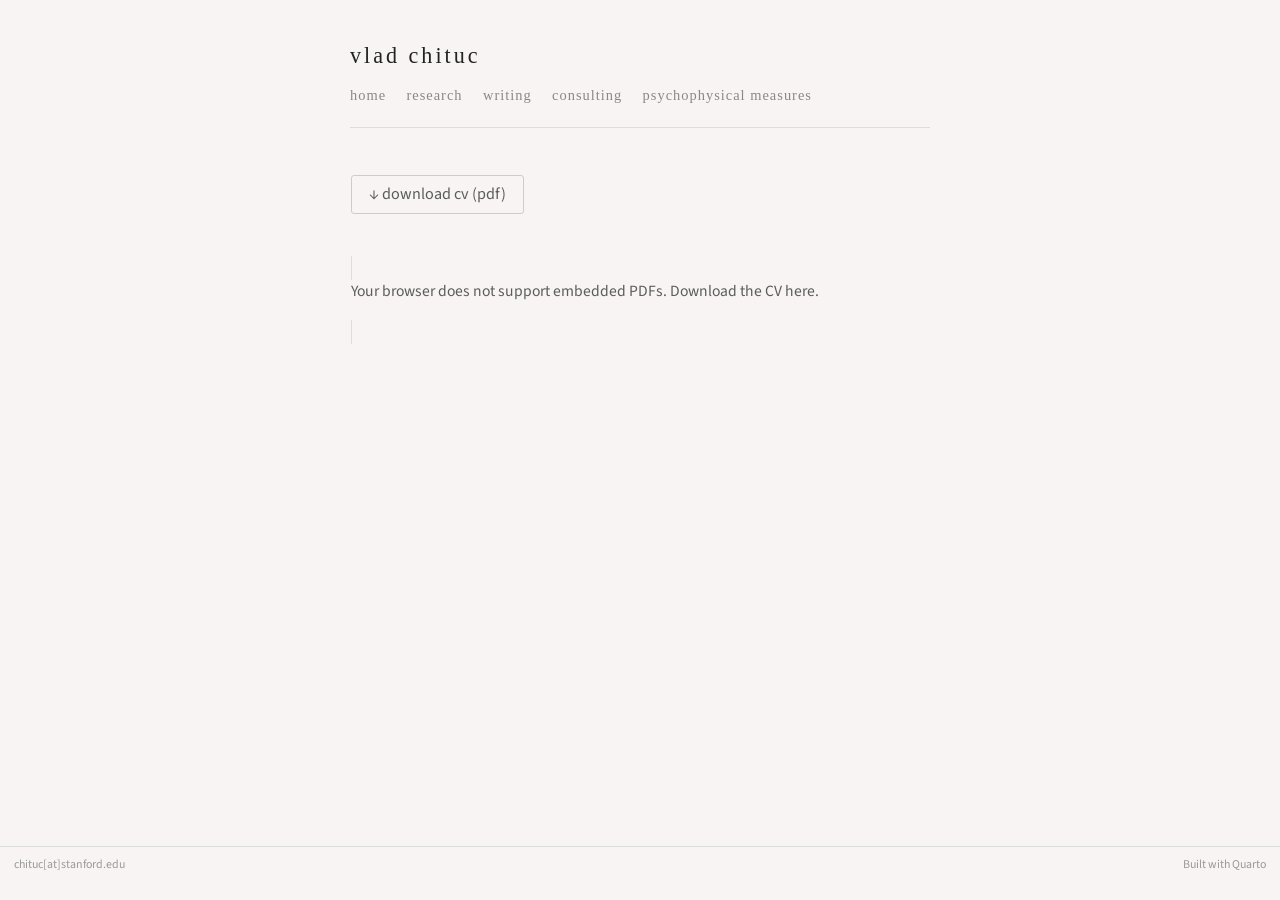
<file: cv.html>
<!DOCTYPE html>
<html xmlns="http://www.w3.org/1999/xhtml" lang="en" xml:lang="en"><head>

<meta charset="utf-8">
<meta name="generator" content="quarto-1.10.18">

<meta name="viewport" content="width=device-width, initial-scale=1.0, user-scalable=yes">


<title>cv – vlad chituc</title>
<style>
/* Default styles provided by pandoc.
** See https://pandoc.org/MANUAL.html#variables-for-html for config info.
*/
span.smallcaps{font-variant: small-caps;}
div.columns{display: flex; gap: 1.5em;}
div.column{flex: auto;}
@media screen {
div.columns{gap: min(4vw, 1.5em);}
div.column{overflow-x: auto;}
}
div.hanging-indent{margin-left: 1.5em; text-indent: -1.5em;}
ul.task-list{list-style: none;}
ul.task-list li input[type="checkbox"] {
  width: 0.8em;
  margin: 0 0.8em 0.2em -1em; /* quarto-specific, see https://github.com/quarto-dev/quarto-cli/issues/4556 */ 
  vertical-align: middle;
}
</style>


<script src="site_libs/quarto-nav/quarto-nav.js"></script>
<script src="site_libs/quarto-nav/headroom.min.js"></script>
<script src="site_libs/clipboard/clipboard.min.js"></script>
<script src="site_libs/quarto-search/autocomplete.umd.js"></script>
<script src="site_libs/quarto-search/fuse.min.js"></script>
<script src="site_libs/quarto-search/quarto-search.js"></script>
<meta name="quarto:offset" content="./">
<script src="site_libs/quarto-html/quarto.js" type="module"></script>
<script src="site_libs/quarto-html/tabsets/tabsets.js" type="module"></script>
<script src="site_libs/quarto-html/popper.min.js"></script>
<script src="site_libs/quarto-html/tippy.umd.min.js"></script>
<script src="site_libs/quarto-html/anchor.min.js"></script>
<link href="site_libs/quarto-html/tippy.css" rel="stylesheet">
<link href="site_libs/quarto-html/quarto-syntax-highlighting-64a204ab8560d761af7679ceaba22944.css" rel="stylesheet" id="quarto-text-highlighting-styles">
<script src="site_libs/bootstrap/bootstrap.min.js"></script>
<link href="site_libs/bootstrap/bootstrap-icons.css" rel="stylesheet">
<link href="site_libs/bootstrap/bootstrap-5713f3742d085f0d9696c1c3753e0a1f.min.css" rel="stylesheet" append-hash="true" id="quarto-bootstrap" data-mode="light">
<script id="quarto-search-options" type="application/json">{
  "location": "navbar",
  "copy-button": false,
  "collapse-after": 3,
  "panel-placement": "end",
  "type": "overlay",
  "limit": 50,
  "keyboard-shortcut": [
    "f",
    "/",
    "s"
  ],
  "show-item-context": false,
  "language": {
    "search-no-results-text": "No results",
    "search-matching-documents-text": "matching documents",
    "search-copy-link-title": "Copy link to search",
    "search-hide-matches-text": "Hide additional matches",
    "search-more-match-text": "more match in this document",
    "search-more-matches-text": "more matches in this document",
    "search-clear-button-title": "Clear",
    "search-text-placeholder": "",
    "search-detached-cancel-button-title": "Cancel",
    "search-submit-button-title": "Submit",
    "search-label": "Search"
  }
}</script>


<meta property="og:title" content="cv – vlad chituc">
<meta property="og:description" content="Cognitive scientist studying psychophysics and measurement at Stanford University">
<meta property="og:site_name" content="vlad chituc">
</head>

<body class="nav-fixed fullcontent quarto-light">

<div id="quarto-search-results"></div>
  <header id="quarto-header" class="headroom fixed-top">
    <nav class="navbar navbar-expand-lg " data-bs-theme="dark">
      <div class="navbar-container container-fluid">
      <div class="navbar-brand-container mx-auto">
    <a class="navbar-brand" href="./index.html">
    <span class="navbar-title">vlad chituc</span>
    </a>
  </div>
          <button class="navbar-toggler" type="button" data-bs-toggle="collapse" data-bs-target="#navbarCollapse" aria-controls="navbarCollapse" role="menu" aria-expanded="false" aria-label="Toggle navigation" onclick="if (window.quartoToggleHeadroom) { window.quartoToggleHeadroom(); }">
  <span class="navbar-toggler-icon"></span>
</button>
          <div class="collapse navbar-collapse" id="navbarCollapse">
            <ul class="navbar-nav navbar-nav-scroll me-auto">
  <li class="nav-item">
    <a class="nav-link" href="./index.html"> 
<span class="menu-text">home</span></a>
  </li>  
  <li class="nav-item">
    <a class="nav-link" href="./research.html"> 
<span class="menu-text">research</span></a>
  </li>  
  <li class="nav-item">
    <a class="nav-link" href="./writing.html"> 
<span class="menu-text">writing</span></a>
  </li>  
  <li class="nav-item">
    <a class="nav-link" href="./consulting.html"> 
<span class="menu-text">consulting</span></a>
  </li>  
  <li class="nav-item">
    <a class="nav-link" href="https://vladchituc.com/glms-tools/"> 
<span class="menu-text">psychophysical measures</span></a>
  </li>  
</ul>
          </div> <!-- /navcollapse -->
            <div class="quarto-navbar-tools">
</div>
      </div> <!-- /container-fluid -->
    </nav>
</header>
<!-- content -->
<div id="quarto-content" class="quarto-container page-columns page-rows-contents page-layout-article page-navbar">
<!-- sidebar -->
<!-- margin-sidebar -->
    
<!-- main -->
<main class="content" id="quarto-document-content">

<header id="title-block-header" class="quarto-title-block default">
<div class="quarto-title">
<h1 class="title">cv</h1>
</div>



<div class="quarto-title-meta">

    
  
    
  </div>
  


</header>


<p><a href="assets/Chituc-CV.pdf" class="cv-download" download="">↓ download cv (pdf)</a></p>
<object data="assets/Chituc-CV.pdf" type="application/pdf" class="cv-embed">
<p>
Your browser does not support embedded PDFs. <a href="assets/Chituc-CV.pdf">Download the CV here</a>.
</p>
</object>



</main> <!-- /main -->
<script id="quarto-html-after-body" type="application/javascript">
  window.document.addEventListener("DOMContentLoaded", function (event) {
    const icon = "";
    const anchorJS = new window.AnchorJS();
    anchorJS.options = {
      placement: 'right',
      icon: icon
    };
    anchorJS.add('.anchored');
    const isCodeAnnotation = (el) => {
      for (const clz of el.classList) {
        if (clz.startsWith('code-annotation-')) {                     
          return true;
        }
      }
      return false;
    }
    const onCopySuccess = function(e) {
      // button target
      const button = e.trigger;
      // don't keep focus
      button.blur();
      // flash "checked"
      button.classList.add('code-copy-button-checked');
      var currentTitle = button.getAttribute("title");
      button.setAttribute("title", "Copied!");
      let tooltip;
      if (window.bootstrap) {
        button.setAttribute("data-bs-toggle", "tooltip");
        button.setAttribute("data-bs-placement", "left");
        button.setAttribute("data-bs-title", "Copied!");
        tooltip = new bootstrap.Tooltip(button, 
          { trigger: "manual", 
            customClass: "code-copy-button-tooltip",
            offset: [0, -8]});
        tooltip.show();    
      }
      setTimeout(function() {
        if (tooltip) {
          tooltip.hide();
          button.removeAttribute("data-bs-title");
          button.removeAttribute("data-bs-toggle");
          button.removeAttribute("data-bs-placement");
        }
        button.setAttribute("title", currentTitle);
        button.classList.remove('code-copy-button-checked');
      }, 1000);
      // clear code selection
      e.clearSelection();
    }
    const getTextToCopy = function(trigger) {
      const outerScaffold = trigger.parentElement.cloneNode(true);
      const codeEl = outerScaffold.querySelector('code');
      for (const childEl of codeEl.children) {
        if (isCodeAnnotation(childEl)) {
          childEl.remove();
        }
      }
      return codeEl.innerText;
    }
    const clipboard = new window.ClipboardJS('.code-copy-button:not([data-in-quarto-modal])', {
      text: getTextToCopy
    });
    clipboard.on('success', onCopySuccess);
    if (window.document.getElementById('quarto-embedded-source-code-modal')) {
      const clipboardModal = new window.ClipboardJS('.code-copy-button[data-in-quarto-modal]', {
        text: getTextToCopy,
        container: window.document.getElementById('quarto-embedded-source-code-modal')
      });
      clipboardModal.on('success', onCopySuccess);
    }
      var localhostRegex = new RegExp(/^(?:http|https):\/\/localhost\:?[0-9]*\//);
      var mailtoRegex = new RegExp(/^mailto:/);
        var filterRegex = new RegExp("https:\/\/vladchituc\.com");
      var isInternal = (href) => {
          return filterRegex.test(href) || localhostRegex.test(href) || mailtoRegex.test(href);
      }
      // Inspect non-navigation links and adorn them if external
     var links = window.document.querySelectorAll('a[href]:not(.nav-link):not(.navbar-brand):not(.toc-action):not(.sidebar-link):not(.sidebar-item-toggle):not(.pagination-link):not(.no-external):not([aria-hidden]):not(.dropdown-item):not(.quarto-navigation-tool):not(.about-link)');
      for (var i=0; i<links.length; i++) {
        const link = links[i];
        if (!isInternal(link.href)) {
          // undo the damage that might have been done by quarto-nav.js in the case of
          // links that we want to consider external
          if (link.dataset.originalHref !== undefined) {
            link.href = link.dataset.originalHref;
          }
            // target, if specified
            link.setAttribute("target", "_blank");
            if (link.getAttribute("rel") === null) {
              link.setAttribute("rel", "noopener");
            }
        }
      }
    function tippyHover(el, contentFn, onTriggerFn, onUntriggerFn) {
      const config = {
        allowHTML: true,
        maxWidth: 500,
        delay: 100,
        arrow: false,
        appendTo: function(el) {
            return el.parentElement;
        },
        interactive: true,
        interactiveBorder: 10,
        theme: 'quarto',
        placement: 'bottom-start',
      };
      if (contentFn) {
        config.content = contentFn;
      }
      if (onTriggerFn) {
        config.onTrigger = onTriggerFn;
      }
      if (onUntriggerFn) {
        config.onUntrigger = onUntriggerFn;
      }
      window.tippy(el, config); 
    }
    const noterefs = window.document.querySelectorAll('a[role="doc-noteref"]');
    for (var i=0; i<noterefs.length; i++) {
      const ref = noterefs[i];
      tippyHover(ref, function() {
        // use id or data attribute instead here
        let href = ref.getAttribute('data-footnote-href') || ref.getAttribute('href');
        try { href = new URL(href).hash; } catch {}
        const id = href.replace(/^#\/?/, "");
        const note = window.document.getElementById(id);
        if (note) {
          return note.innerHTML;
        } else {
          return "";
        }
      });
    }
    const xrefs = window.document.querySelectorAll('a.quarto-xref');
    const processXRef = (id, note) => {
      // Strip column container classes
      const stripColumnClz = (el) => {
        el.classList.remove("page-full", "page-columns");
        if (el.children) {
          for (const child of el.children) {
            stripColumnClz(child);
          }
        }
      }
      stripColumnClz(note)
      if (id === null || id.startsWith('sec-')) {
        // Special case sections, only their first couple elements
        const container = document.createElement("div");
        if (note.children && note.children.length > 2) {
          container.appendChild(note.children[0].cloneNode(true));
          for (let i = 1; i < note.children.length; i++) {
            const child = note.children[i];
            if (child.tagName === "P" && child.innerText === "") {
              continue;
            } else {
              container.appendChild(child.cloneNode(true));
              break;
            }
          }
          if (window.Quarto?.typesetMath) {
            window.Quarto.typesetMath(container);
          }
          return container.innerHTML
        } else {
          if (window.Quarto?.typesetMath) {
            window.Quarto.typesetMath(note);
          }
          return note.innerHTML;
        }
      } else {
        // Remove any anchor links if they are present
        const anchorLink = note.querySelector('a.anchorjs-link');
        if (anchorLink) {
          anchorLink.remove();
        }
        if (window.Quarto?.typesetMath) {
          window.Quarto.typesetMath(note);
        }
        if (note.classList.contains("callout")) {
          return note.outerHTML;
        } else {
          return note.innerHTML;
        }
      }
    }
    for (var i=0; i<xrefs.length; i++) {
      const xref = xrefs[i];
      tippyHover(xref, undefined, function(instance) {
        instance.disable();
        let url = xref.getAttribute('href');
        let hash = undefined; 
        if (url.startsWith('#')) {
          hash = url;
        } else {
          try { hash = new URL(url).hash; } catch {}
        }
        if (hash) {
          const id = hash.replace(/^#\/?/, "");
          const note = window.document.getElementById(id);
          if (note !== null) {
            try {
              const html = processXRef(id, note.cloneNode(true));
              instance.setContent(html);
            } finally {
              instance.enable();
              instance.show();
            }
          } else {
            // See if we can fetch this
            fetch(url.split('#')[0])
            .then(res => res.text())
            .then(html => {
              const parser = new DOMParser();
              const htmlDoc = parser.parseFromString(html, "text/html");
              const note = htmlDoc.getElementById(id);
              if (note !== null) {
                const html = processXRef(id, note);
                instance.setContent(html);
              } 
            }).finally(() => {
              instance.enable();
              instance.show();
            });
          }
        } else {
          // See if we can fetch a full url (with no hash to target)
          // This is a special case and we should probably do some content thinning / targeting
          fetch(url)
          .then(res => res.text())
          .then(html => {
            const parser = new DOMParser();
            const htmlDoc = parser.parseFromString(html, "text/html");
            const note = htmlDoc.querySelector('main.content');
            if (note !== null) {
              // This should only happen for chapter cross references
              // (since there is no id in the URL)
              // remove the first header
              if (note.children.length > 0 && note.children[0].tagName === "HEADER") {
                note.children[0].remove();
              }
              const html = processXRef(null, note);
              instance.setContent(html);
            } 
          }).finally(() => {
            instance.enable();
            instance.show();
          });
        }
      }, function(instance) {
      });
    }
        let selectedAnnoteEl;
        const selectorForAnnotation = ( cell, annotation) => {
          let cellAttr = 'data-code-cell="' + cell + '"';
          let lineAttr = 'data-code-annotation="' +  annotation + '"';
          const selector = 'span[' + cellAttr + '][' + lineAttr + ']';
          return selector;
        }
        const selectCodeLines = (annoteEl) => {
          const doc = window.document;
          const targetCell = annoteEl.getAttribute("data-target-cell");
          const targetAnnotation = annoteEl.getAttribute("data-target-annotation");
          const annoteSpan = window.document.querySelector(selectorForAnnotation(targetCell, targetAnnotation));
          const lines = annoteSpan.getAttribute("data-code-lines").split(",");
          const lineIds = lines.map((line) => {
            return targetCell + "-" + line;
          })
          let top = null;
          let height = null;
          let parent = null;
          if (lineIds.length > 0) {
              //compute the position of the single el (top and bottom and make a div)
              const el = window.document.getElementById(lineIds[0]);
              top = el.offsetTop;
              height = el.offsetHeight;
              parent = el.parentElement.parentElement;
            if (lineIds.length > 1) {
              const lastEl = window.document.getElementById(lineIds[lineIds.length - 1]);
              const bottom = lastEl.offsetTop + lastEl.offsetHeight;
              height = bottom - top;
            }
            if (top !== null && height !== null && parent !== null) {
              // cook up a div (if necessary) and position it 
              let div = window.document.getElementById("code-annotation-line-highlight");
              if (div === null) {
                div = window.document.createElement("div");
                div.setAttribute("id", "code-annotation-line-highlight");
                div.style.position = 'absolute';
                parent.appendChild(div);
              }
              div.style.top = top - 2 + "px";
              div.style.height = height + 4 + "px";
              div.style.left = 0;
              let gutterDiv = window.document.getElementById("code-annotation-line-highlight-gutter");
              if (gutterDiv === null) {
                gutterDiv = window.document.createElement("div");
                gutterDiv.setAttribute("id", "code-annotation-line-highlight-gutter");
                gutterDiv.style.position = 'absolute';
                const codeCell = window.document.getElementById(targetCell);
                const gutter = codeCell.querySelector('.code-annotation-gutter');
                gutter.appendChild(gutterDiv);
              }
              gutterDiv.style.top = top - 2 + "px";
              gutterDiv.style.height = height + 4 + "px";
            }
            selectedAnnoteEl = annoteEl;
          }
        };
        const unselectCodeLines = () => {
          const elementsIds = ["code-annotation-line-highlight", "code-annotation-line-highlight-gutter"];
          elementsIds.forEach((elId) => {
            const div = window.document.getElementById(elId);
            if (div) {
              div.remove();
            }
          });
          selectedAnnoteEl = undefined;
        };
          // Handle positioning of the toggle
      window.addEventListener(
        "resize",
        throttle(() => {
          elRect = undefined;
          if (selectedAnnoteEl) {
            selectCodeLines(selectedAnnoteEl);
          }
        }, 10)
      );
      function throttle(fn, ms) {
      let throttle = false;
      let timer;
        return (...args) => {
          if(!throttle) { // first call gets through
              fn.apply(this, args);
              throttle = true;
          } else { // all the others get throttled
              if(timer) clearTimeout(timer); // cancel #2
              timer = setTimeout(() => {
                fn.apply(this, args);
                timer = throttle = false;
              }, ms);
          }
        };
      }
        // Attach click handler to the DT
        const annoteDls = window.document.querySelectorAll('dt[data-target-cell]');
        for (const annoteDlNode of annoteDls) {
          annoteDlNode.addEventListener('click', (event) => {
            const clickedEl = event.target;
            if (clickedEl !== selectedAnnoteEl) {
              unselectCodeLines();
              const activeEl = window.document.querySelector('dt[data-target-cell].code-annotation-active');
              if (activeEl) {
                activeEl.classList.remove('code-annotation-active');
              }
              selectCodeLines(clickedEl);
              clickedEl.classList.add('code-annotation-active');
            } else {
              // Unselect the line
              unselectCodeLines();
              clickedEl.classList.remove('code-annotation-active');
            }
          });
        }
    const findCites = (el) => {
      const parentEl = el.parentElement;
      if (parentEl) {
        const cites = parentEl.dataset.cites;
        if (cites) {
          return {
            el,
            cites: cites.split(' ')
          };
        } else {
          return findCites(el.parentElement)
        }
      } else {
        return undefined;
      }
    };
    var bibliorefs = window.document.querySelectorAll('a[role="doc-biblioref"]');
    for (var i=0; i<bibliorefs.length; i++) {
      const ref = bibliorefs[i];
      const citeInfo = findCites(ref);
      if (citeInfo) {
        tippyHover(citeInfo.el, function() {
          var popup = window.document.createElement('div');
          citeInfo.cites.forEach(function(cite) {
            var citeDiv = window.document.createElement('div');
            citeDiv.classList.add('hanging-indent');
            citeDiv.classList.add('csl-entry');
            var biblioDiv = window.document.getElementById('ref-' + cite);
            if (biblioDiv) {
              citeDiv.innerHTML = biblioDiv.innerHTML;
            }
            popup.appendChild(citeDiv);
          });
          return popup.innerHTML;
        });
      }
    }
  });
  </script>
</div> <!-- /content -->
<footer class="footer">
  <div class="nav-footer">
    <div class="nav-footer-left">
<p>chituc[at]stanford.edu</p>
</div>   
    <div class="nav-footer-center">
      &nbsp;
    </div>
    <div class="nav-footer-right">
<p>Built with <a href="https://quarto.org">Quarto</a></p>
</div>
  </div>
</footer>




</body></html>
</file>
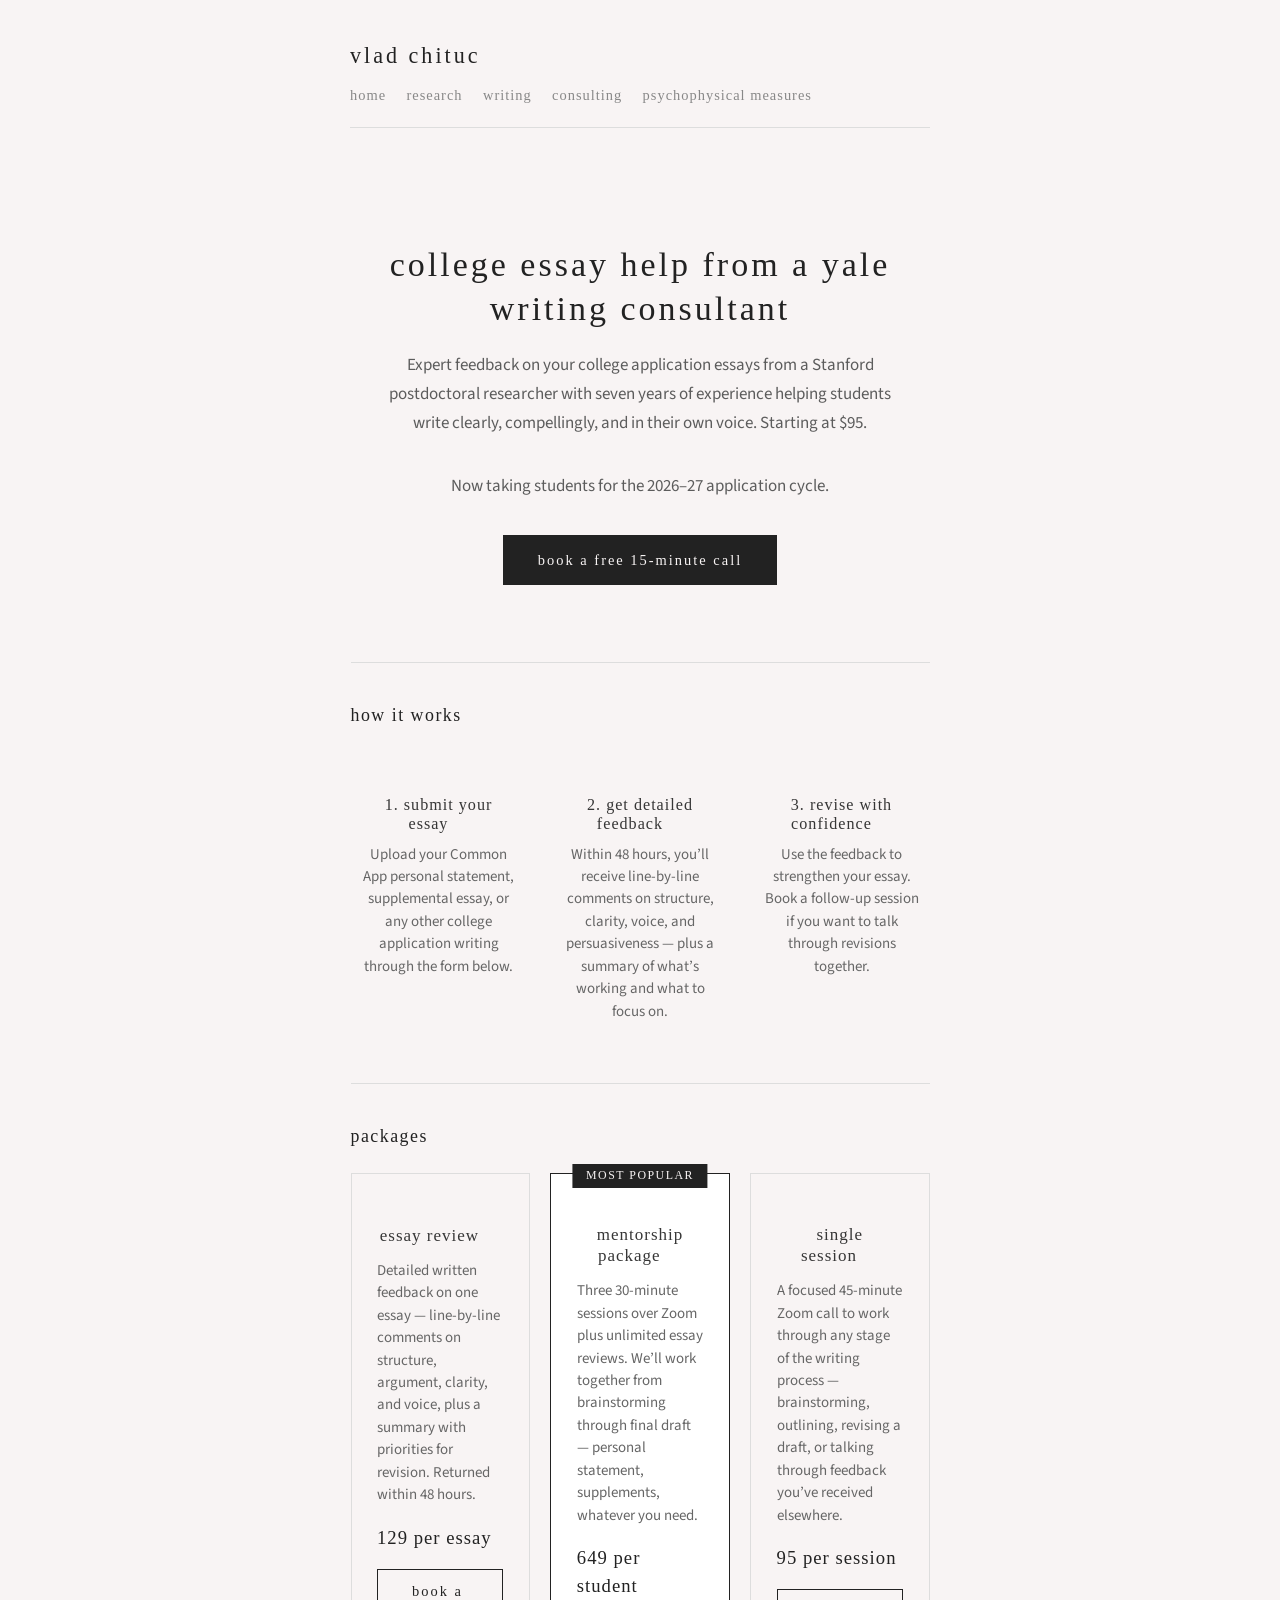
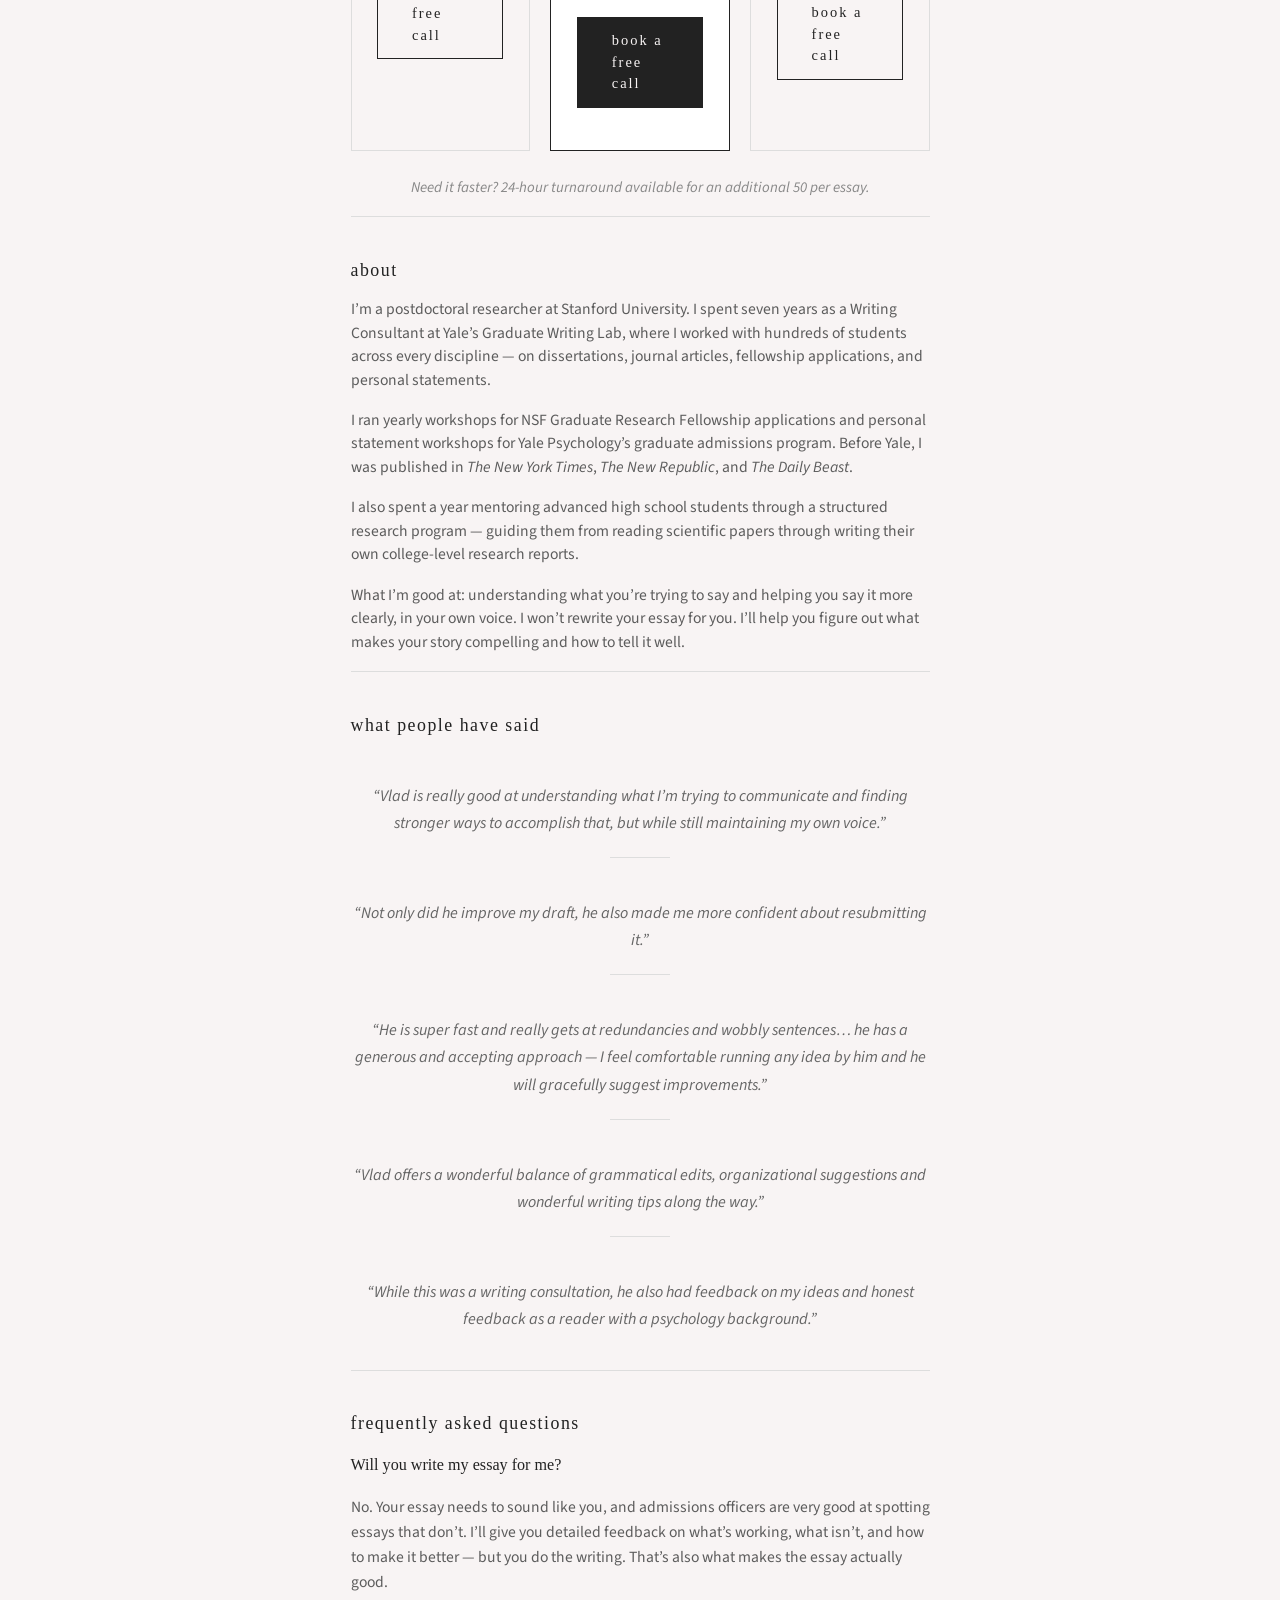
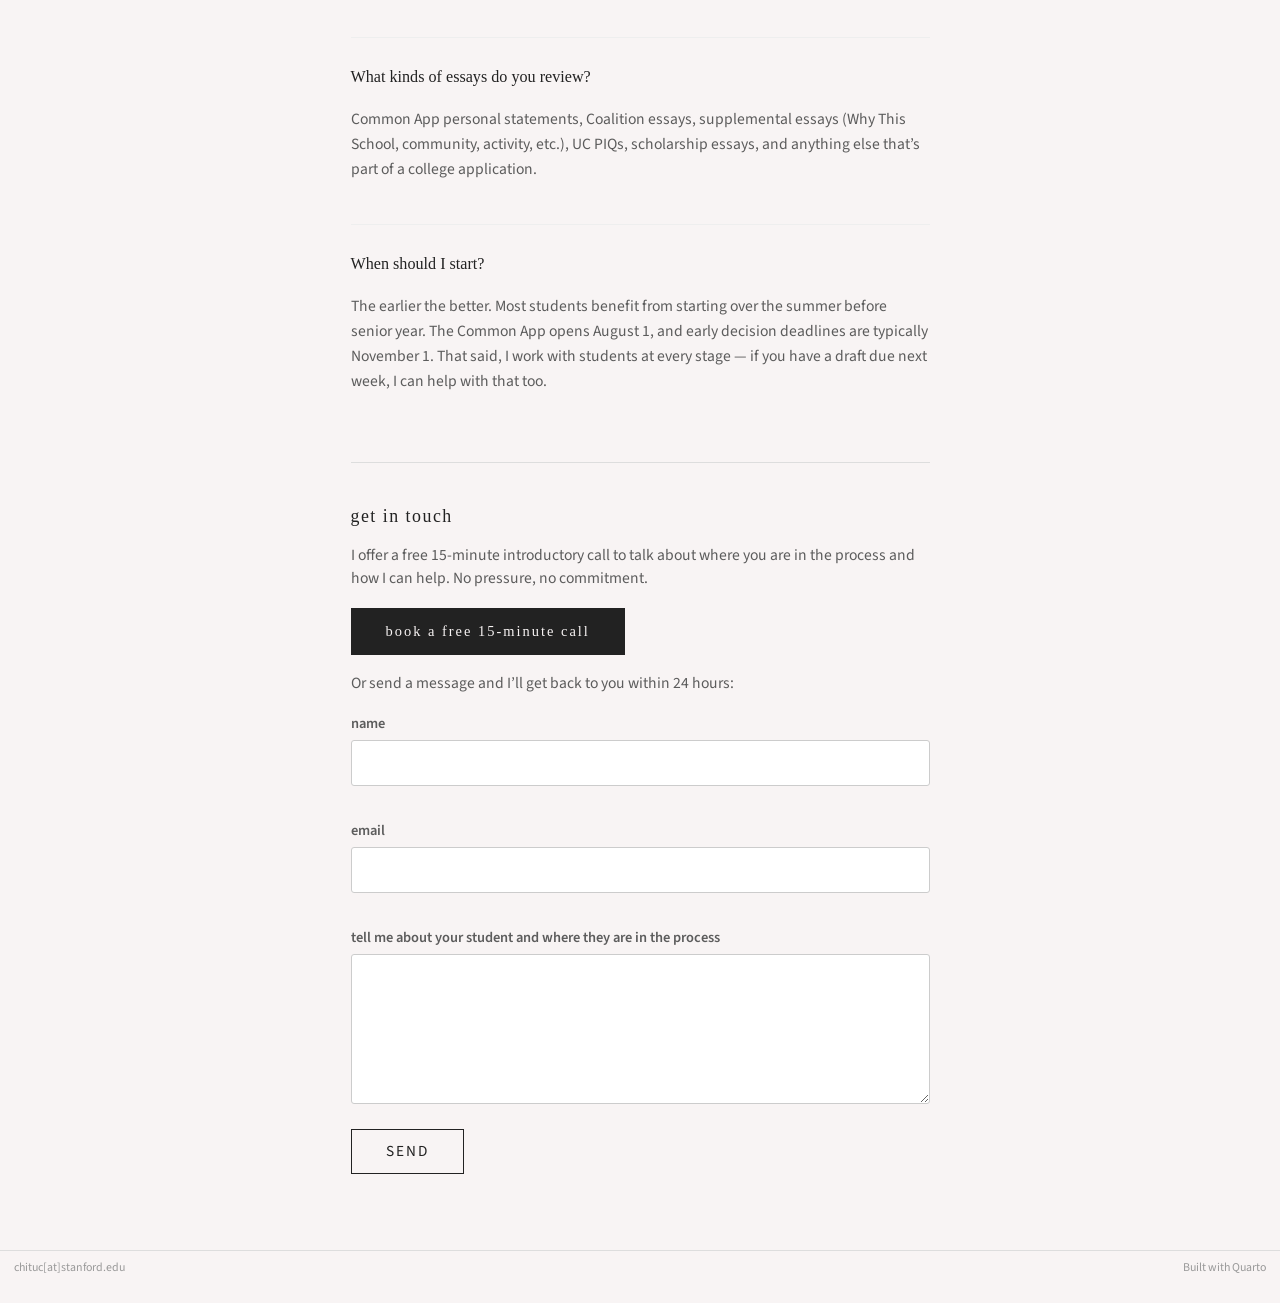
<file: essays.html>
<!DOCTYPE html>
<html xmlns="http://www.w3.org/1999/xhtml" lang="en" xml:lang="en"><head>

<meta charset="utf-8">
<meta name="generator" content="quarto-1.10.18">

<meta name="viewport" content="width=device-width, initial-scale=1.0, user-scalable=yes">


<title>vlad chituc — college essay consulting – vlad chituc</title>
<style>
/* Default styles provided by pandoc.
** See https://pandoc.org/MANUAL.html#variables-for-html for config info.
*/
span.smallcaps{font-variant: small-caps;}
div.columns{display: flex; gap: 1.5em;}
div.column{flex: auto;}
@media screen {
div.columns{gap: min(4vw, 1.5em);}
div.column{overflow-x: auto;}
}
div.hanging-indent{margin-left: 1.5em; text-indent: -1.5em;}
ul.task-list{list-style: none;}
ul.task-list li input[type="checkbox"] {
  width: 0.8em;
  margin: 0 0.8em 0.2em -1em; /* quarto-specific, see https://github.com/quarto-dev/quarto-cli/issues/4556 */ 
  vertical-align: middle;
}
</style>


<script src="site_libs/quarto-nav/quarto-nav.js"></script>
<script src="site_libs/quarto-nav/headroom.min.js"></script>
<script src="site_libs/clipboard/clipboard.min.js"></script>
<script src="site_libs/quarto-search/autocomplete.umd.js"></script>
<script src="site_libs/quarto-search/fuse.min.js"></script>
<script src="site_libs/quarto-search/quarto-search.js"></script>
<meta name="quarto:offset" content="./">
<script src="site_libs/quarto-html/quarto.js" type="module"></script>
<script src="site_libs/quarto-html/tabsets/tabsets.js" type="module"></script>
<script src="site_libs/quarto-html/popper.min.js"></script>
<script src="site_libs/quarto-html/tippy.umd.min.js"></script>
<script src="site_libs/quarto-html/anchor.min.js"></script>
<link href="site_libs/quarto-html/tippy.css" rel="stylesheet">
<link href="site_libs/quarto-html/quarto-syntax-highlighting-64a204ab8560d761af7679ceaba22944.css" rel="stylesheet" id="quarto-text-highlighting-styles">
<script src="site_libs/bootstrap/bootstrap.min.js"></script>
<link href="site_libs/bootstrap/bootstrap-icons.css" rel="stylesheet">
<link href="site_libs/bootstrap/bootstrap-5713f3742d085f0d9696c1c3753e0a1f.min.css" rel="stylesheet" append-hash="true" id="quarto-bootstrap" data-mode="light">
<script id="quarto-search-options" type="application/json">{
  "location": "navbar",
  "copy-button": false,
  "collapse-after": 3,
  "panel-placement": "end",
  "type": "overlay",
  "limit": 50,
  "keyboard-shortcut": [
    "f",
    "/",
    "s"
  ],
  "show-item-context": false,
  "language": {
    "search-no-results-text": "No results",
    "search-matching-documents-text": "matching documents",
    "search-copy-link-title": "Copy link to search",
    "search-hide-matches-text": "Hide additional matches",
    "search-more-match-text": "more match in this document",
    "search-more-matches-text": "more matches in this document",
    "search-clear-button-title": "Clear",
    "search-text-placeholder": "",
    "search-detached-cancel-button-title": "Cancel",
    "search-submit-button-title": "Submit",
    "search-label": "Search"
  }
}</script>

<script async="" src="https://www.googletagmanager.com/gtag/js?id=AW-18054437855"></script>
<script>
  window.dataLayer = window.dataLayer || [];
  function gtag(){dataLayer.push(arguments);}
  gtag('js', new Date());
  gtag('config', 'AW-18054437855');
</script>


<meta property="og:title" content="vlad chituc — college essay consulting">
<meta property="og:description" content="Cognitive scientist studying psychophysics and measurement at Stanford University">
<meta property="og:site_name" content="vlad chituc">
</head>

<body class="nav-fixed essay-page fullcontent quarto-light">

<div id="quarto-search-results"></div>
  <header id="quarto-header" class="headroom fixed-top">
    <nav class="navbar navbar-expand-lg " data-bs-theme="dark">
      <div class="navbar-container container-fluid">
      <div class="navbar-brand-container mx-auto">
    <a class="navbar-brand" href="./index.html">
    <span class="navbar-title">vlad chituc</span>
    </a>
  </div>
          <button class="navbar-toggler" type="button" data-bs-toggle="collapse" data-bs-target="#navbarCollapse" aria-controls="navbarCollapse" role="menu" aria-expanded="false" aria-label="Toggle navigation" onclick="if (window.quartoToggleHeadroom) { window.quartoToggleHeadroom(); }">
  <span class="navbar-toggler-icon"></span>
</button>
          <div class="collapse navbar-collapse" id="navbarCollapse">
            <ul class="navbar-nav navbar-nav-scroll me-auto">
  <li class="nav-item">
    <a class="nav-link" href="./index.html"> 
<span class="menu-text">home</span></a>
  </li>  
  <li class="nav-item">
    <a class="nav-link" href="./research.html"> 
<span class="menu-text">research</span></a>
  </li>  
  <li class="nav-item">
    <a class="nav-link" href="./writing.html"> 
<span class="menu-text">writing</span></a>
  </li>  
  <li class="nav-item">
    <a class="nav-link" href="./consulting.html"> 
<span class="menu-text">consulting</span></a>
  </li>  
  <li class="nav-item">
    <a class="nav-link" href="https://vladchituc.com/glms-tools/"> 
<span class="menu-text">psychophysical measures</span></a>
  </li>  
</ul>
          </div> <!-- /navcollapse -->
            <div class="quarto-navbar-tools">
</div>
      </div> <!-- /container-fluid -->
    </nav>
</header>
<!-- content -->
<div id="quarto-content" class="quarto-container page-columns page-rows-contents page-layout-article page-navbar">
<!-- sidebar -->
<!-- margin-sidebar -->
    
<!-- main -->
<main class="content" id="quarto-document-content">

<header id="title-block-header" class="quarto-title-block default">
<div class="quarto-title">
<h1 class="title">vlad chituc</h1>
</div>



<div class="quarto-title-meta">

    
  
    
  </div>
  


</header>


<section id="college-essay-help-from-a-yale-writing-consultant" class="level1 hero">
<h1>college essay help from a Yale writing consultant</h1>
<p>Expert feedback on your college application essays from a Stanford postdoctoral researcher with seven years of experience helping students write clearly, compellingly, and in their own voice. Starting at $95.</p>
<p>Now taking students for the 2026–27 application cycle.</p>
<p><a href="https://calendly.com/vladchituc/new-meeting" class="cta-button" target="_blank">book a free 15-minute call</a></p>
</section>
<hr>
<section id="how-it-works" class="level2">
<h2 class="anchored" data-anchor-id="how-it-works">how it works</h2>
<div class="steps">
<section id="submit-your-essay" class="level3 step">
<h3 class="anchored" data-anchor-id="submit-your-essay">1. submit your essay</h3>
<p>Upload your Common App personal statement, supplemental essay, or any other college application writing through the form below.</p>
</section>
<section id="get-detailed-feedback" class="level3 step">
<h3 class="anchored" data-anchor-id="get-detailed-feedback">2. get detailed feedback</h3>
<p>Within 48 hours, you’ll receive line-by-line comments on structure, clarity, voice, and persuasiveness — plus a summary of what’s working and what to focus on.</p>
</section>
<section id="revise-with-confidence" class="level3 step">
<h3 class="anchored" data-anchor-id="revise-with-confidence">3. revise with confidence</h3>
<p>Use the feedback to strengthen your essay. Book a follow-up session if you want to talk through revisions together.</p>
</section>
</div>
<hr>
</section>
<section id="packages" class="level2">
<h2 class="anchored" data-anchor-id="packages">packages</h2>
<div class="packages">
<section id="essay-review" class="level3 package">
<h3 class="anchored" data-anchor-id="essay-review">essay review</h3>
<p>Detailed written feedback on one essay — line-by-line comments on structure, argument, clarity, and voice, plus a summary with priorities for revision. Returned within 48 hours.</p>
<p><strong>129 per essay</strong></p>
<p><a href="https://calendly.com/vladchituc/new-meeting" class="cta-button-secondary" target="_blank">book a free call</a></p>
</section>
<section id="mentorship-package" class="level3 featured-title package featured">
<h3 class="featured-title anchored" data-anchor-id="mentorship-package">mentorship package</h3>
<p>Three 30-minute sessions over Zoom plus unlimited essay reviews. We’ll work together from brainstorming through final draft — personal statement, supplements, whatever you need.</p>
<p><strong>649 per student</strong></p>
<p><a href="https://calendly.com/vladchituc/new-meeting" class="cta-button" target="_blank">book a free call</a></p>
</section>
<section id="single-session" class="level3 package">
<h3 class="anchored" data-anchor-id="single-session">single session</h3>
<p>A focused 45-minute Zoom call to work through any stage of the writing process — brainstorming, outlining, revising a draft, or talking through feedback you’ve received elsewhere.</p>
<p><strong>95 per session</strong></p>
<p><a href="https://calendly.com/vladchituc/new-meeting" class="cta-button-secondary" target="_blank">book a free call</a></p>
</section>
</div>
<div class="rush-note">
<p>Need it faster? 24-hour turnaround available for an additional 50 per essay.</p>
</div>
<hr>
</section>
<section id="about" class="level2">
<h2 class="anchored" data-anchor-id="about">about</h2>
<p>I’m a postdoctoral researcher at Stanford University. I spent seven years as a Writing Consultant at Yale’s Graduate Writing Lab, where I worked with hundreds of students across every discipline — on dissertations, journal articles, fellowship applications, and personal statements.</p>
<p>I ran yearly workshops for NSF Graduate Research Fellowship applications and personal statement workshops for Yale Psychology’s graduate admissions program. Before Yale, I was published in <em>The New York Times</em>, <em>The New Republic</em>, and <em>The Daily Beast</em>.</p>
<p>I also spent a year mentoring advanced high school students through a structured research program — guiding them from reading scientific papers through writing their own college-level research reports.</p>
<p>What I’m good at: understanding what you’re trying to say and helping you say it more clearly, in your own voice. I won’t rewrite your essay for you. I’ll help you figure out what makes your story compelling and how to tell it well.</p>
<hr>
</section>
<section id="what-people-have-said" class="level2">
<h2 class="anchored" data-anchor-id="what-people-have-said">what people have said</h2>
<div class="testimonials">
<div class="testimonial">
<p>“Vlad is really good at understanding what I’m trying to communicate and finding stronger ways to accomplish that, but while still maintaining my own voice.”</p>
</div>
<div class="testimonial">
<p>“Not only did he improve my draft, he also made me more confident about resubmitting it.”</p>
</div>
<div class="testimonial">
<p>“He is super fast and really gets at redundancies and wobbly sentences… he has a generous and accepting approach — I feel comfortable running any idea by him and he will gracefully suggest improvements.”</p>
</div>
<div class="testimonial">
<p>“Vlad offers a wonderful balance of grammatical edits, organizational suggestions and wonderful writing tips along the way.”</p>
</div>
<div class="testimonial">
<p>“While this was a writing consultation, he also had feedback on my ideas and honest feedback as a reader with a psychology background.”</p>
</div>
</div>
<hr>
</section>
<section id="faq" class="level2">
<h2 class="anchored" data-anchor-id="faq">frequently asked questions</h2>
<div class="faq">
<div class="faq-item">
<p><strong>Will you write my essay for me?</strong></p>
<p>No.&nbsp;Your essay needs to sound like you, and admissions officers are very good at spotting essays that don’t. I’ll give you detailed feedback on what’s working, what isn’t, and how to make it better — but you do the writing. That’s also what makes the essay actually good.</p>
</div>
<div class="faq-item">
<p><strong>What kinds of essays do you review?</strong></p>
<p>Common App personal statements, Coalition essays, supplemental essays (Why This School, community, activity, etc.), UC PIQs, scholarship essays, and anything else that’s part of a college application.</p>
</div>
<div class="faq-item">
<p><strong>When should I start?</strong></p>
<p>The earlier the better. Most students benefit from starting over the summer before senior year. The Common App opens August 1, and early decision deadlines are typically November 1. That said, I work with students at every stage — if you have a draft due next week, I can help with that too.</p>
</div>
</div>
<hr>
</section>
<section id="contact" class="level2">
<h2 class="anchored" data-anchor-id="contact">get in touch</h2>
<p>I offer a free 15-minute introductory call to talk about where you are in the process and how I can help. No pressure, no commitment.</p>
<p><a href="https://calendly.com/vladchituc/new-meeting" class="cta-button" target="_blank">book a free 15-minute call</a></p>
<p>Or send a message and I’ll get back to you within 24 hours:</p>
<div class="contact-form">
<form action="https://formspree.io/f/xpqoqpal" method="POST">
<p><label for="name">name</label> <input type="text" id="name" name="name" required=""></p>
<p><label for="email">email</label> <input type="email" id="email" name="email" required=""></p>
<label for="message">tell me about your student and where they are in the process</label>
<textarea id="message" name="message"></textarea>
<button type="submit">
send
</button>
</form>
</div>


</section>

</main> <!-- /main -->
<script id="quarto-html-after-body" type="application/javascript">
  window.document.addEventListener("DOMContentLoaded", function (event) {
    const icon = "";
    const anchorJS = new window.AnchorJS();
    anchorJS.options = {
      placement: 'right',
      icon: icon
    };
    anchorJS.add('.anchored');
    const isCodeAnnotation = (el) => {
      for (const clz of el.classList) {
        if (clz.startsWith('code-annotation-')) {                     
          return true;
        }
      }
      return false;
    }
    const onCopySuccess = function(e) {
      // button target
      const button = e.trigger;
      // don't keep focus
      button.blur();
      // flash "checked"
      button.classList.add('code-copy-button-checked');
      var currentTitle = button.getAttribute("title");
      button.setAttribute("title", "Copied!");
      let tooltip;
      if (window.bootstrap) {
        button.setAttribute("data-bs-toggle", "tooltip");
        button.setAttribute("data-bs-placement", "left");
        button.setAttribute("data-bs-title", "Copied!");
        tooltip = new bootstrap.Tooltip(button, 
          { trigger: "manual", 
            customClass: "code-copy-button-tooltip",
            offset: [0, -8]});
        tooltip.show();    
      }
      setTimeout(function() {
        if (tooltip) {
          tooltip.hide();
          button.removeAttribute("data-bs-title");
          button.removeAttribute("data-bs-toggle");
          button.removeAttribute("data-bs-placement");
        }
        button.setAttribute("title", currentTitle);
        button.classList.remove('code-copy-button-checked');
      }, 1000);
      // clear code selection
      e.clearSelection();
    }
    const getTextToCopy = function(trigger) {
      const outerScaffold = trigger.parentElement.cloneNode(true);
      const codeEl = outerScaffold.querySelector('code');
      for (const childEl of codeEl.children) {
        if (isCodeAnnotation(childEl)) {
          childEl.remove();
        }
      }
      return codeEl.innerText;
    }
    const clipboard = new window.ClipboardJS('.code-copy-button:not([data-in-quarto-modal])', {
      text: getTextToCopy
    });
    clipboard.on('success', onCopySuccess);
    if (window.document.getElementById('quarto-embedded-source-code-modal')) {
      const clipboardModal = new window.ClipboardJS('.code-copy-button[data-in-quarto-modal]', {
        text: getTextToCopy,
        container: window.document.getElementById('quarto-embedded-source-code-modal')
      });
      clipboardModal.on('success', onCopySuccess);
    }
      var localhostRegex = new RegExp(/^(?:http|https):\/\/localhost\:?[0-9]*\//);
      var mailtoRegex = new RegExp(/^mailto:/);
        var filterRegex = new RegExp("https:\/\/vladchituc\.com");
      var isInternal = (href) => {
          return filterRegex.test(href) || localhostRegex.test(href) || mailtoRegex.test(href);
      }
      // Inspect non-navigation links and adorn them if external
     var links = window.document.querySelectorAll('a[href]:not(.nav-link):not(.navbar-brand):not(.toc-action):not(.sidebar-link):not(.sidebar-item-toggle):not(.pagination-link):not(.no-external):not([aria-hidden]):not(.dropdown-item):not(.quarto-navigation-tool):not(.about-link)');
      for (var i=0; i<links.length; i++) {
        const link = links[i];
        if (!isInternal(link.href)) {
          // undo the damage that might have been done by quarto-nav.js in the case of
          // links that we want to consider external
          if (link.dataset.originalHref !== undefined) {
            link.href = link.dataset.originalHref;
          }
            // target, if specified
            link.setAttribute("target", "_blank");
            if (link.getAttribute("rel") === null) {
              link.setAttribute("rel", "noopener");
            }
        }
      }
    function tippyHover(el, contentFn, onTriggerFn, onUntriggerFn) {
      const config = {
        allowHTML: true,
        maxWidth: 500,
        delay: 100,
        arrow: false,
        appendTo: function(el) {
            return el.parentElement;
        },
        interactive: true,
        interactiveBorder: 10,
        theme: 'quarto',
        placement: 'bottom-start',
      };
      if (contentFn) {
        config.content = contentFn;
      }
      if (onTriggerFn) {
        config.onTrigger = onTriggerFn;
      }
      if (onUntriggerFn) {
        config.onUntrigger = onUntriggerFn;
      }
      window.tippy(el, config); 
    }
    const noterefs = window.document.querySelectorAll('a[role="doc-noteref"]');
    for (var i=0; i<noterefs.length; i++) {
      const ref = noterefs[i];
      tippyHover(ref, function() {
        // use id or data attribute instead here
        let href = ref.getAttribute('data-footnote-href') || ref.getAttribute('href');
        try { href = new URL(href).hash; } catch {}
        const id = href.replace(/^#\/?/, "");
        const note = window.document.getElementById(id);
        if (note) {
          return note.innerHTML;
        } else {
          return "";
        }
      });
    }
    const xrefs = window.document.querySelectorAll('a.quarto-xref');
    const processXRef = (id, note) => {
      // Strip column container classes
      const stripColumnClz = (el) => {
        el.classList.remove("page-full", "page-columns");
        if (el.children) {
          for (const child of el.children) {
            stripColumnClz(child);
          }
        }
      }
      stripColumnClz(note)
      if (id === null || id.startsWith('sec-')) {
        // Special case sections, only their first couple elements
        const container = document.createElement("div");
        if (note.children && note.children.length > 2) {
          container.appendChild(note.children[0].cloneNode(true));
          for (let i = 1; i < note.children.length; i++) {
            const child = note.children[i];
            if (child.tagName === "P" && child.innerText === "") {
              continue;
            } else {
              container.appendChild(child.cloneNode(true));
              break;
            }
          }
          if (window.Quarto?.typesetMath) {
            window.Quarto.typesetMath(container);
          }
          return container.innerHTML
        } else {
          if (window.Quarto?.typesetMath) {
            window.Quarto.typesetMath(note);
          }
          return note.innerHTML;
        }
      } else {
        // Remove any anchor links if they are present
        const anchorLink = note.querySelector('a.anchorjs-link');
        if (anchorLink) {
          anchorLink.remove();
        }
        if (window.Quarto?.typesetMath) {
          window.Quarto.typesetMath(note);
        }
        if (note.classList.contains("callout")) {
          return note.outerHTML;
        } else {
          return note.innerHTML;
        }
      }
    }
    for (var i=0; i<xrefs.length; i++) {
      const xref = xrefs[i];
      tippyHover(xref, undefined, function(instance) {
        instance.disable();
        let url = xref.getAttribute('href');
        let hash = undefined; 
        if (url.startsWith('#')) {
          hash = url;
        } else {
          try { hash = new URL(url).hash; } catch {}
        }
        if (hash) {
          const id = hash.replace(/^#\/?/, "");
          const note = window.document.getElementById(id);
          if (note !== null) {
            try {
              const html = processXRef(id, note.cloneNode(true));
              instance.setContent(html);
            } finally {
              instance.enable();
              instance.show();
            }
          } else {
            // See if we can fetch this
            fetch(url.split('#')[0])
            .then(res => res.text())
            .then(html => {
              const parser = new DOMParser();
              const htmlDoc = parser.parseFromString(html, "text/html");
              const note = htmlDoc.getElementById(id);
              if (note !== null) {
                const html = processXRef(id, note);
                instance.setContent(html);
              } 
            }).finally(() => {
              instance.enable();
              instance.show();
            });
          }
        } else {
          // See if we can fetch a full url (with no hash to target)
          // This is a special case and we should probably do some content thinning / targeting
          fetch(url)
          .then(res => res.text())
          .then(html => {
            const parser = new DOMParser();
            const htmlDoc = parser.parseFromString(html, "text/html");
            const note = htmlDoc.querySelector('main.content');
            if (note !== null) {
              // This should only happen for chapter cross references
              // (since there is no id in the URL)
              // remove the first header
              if (note.children.length > 0 && note.children[0].tagName === "HEADER") {
                note.children[0].remove();
              }
              const html = processXRef(null, note);
              instance.setContent(html);
            } 
          }).finally(() => {
            instance.enable();
            instance.show();
          });
        }
      }, function(instance) {
      });
    }
        let selectedAnnoteEl;
        const selectorForAnnotation = ( cell, annotation) => {
          let cellAttr = 'data-code-cell="' + cell + '"';
          let lineAttr = 'data-code-annotation="' +  annotation + '"';
          const selector = 'span[' + cellAttr + '][' + lineAttr + ']';
          return selector;
        }
        const selectCodeLines = (annoteEl) => {
          const doc = window.document;
          const targetCell = annoteEl.getAttribute("data-target-cell");
          const targetAnnotation = annoteEl.getAttribute("data-target-annotation");
          const annoteSpan = window.document.querySelector(selectorForAnnotation(targetCell, targetAnnotation));
          const lines = annoteSpan.getAttribute("data-code-lines").split(",");
          const lineIds = lines.map((line) => {
            return targetCell + "-" + line;
          })
          let top = null;
          let height = null;
          let parent = null;
          if (lineIds.length > 0) {
              //compute the position of the single el (top and bottom and make a div)
              const el = window.document.getElementById(lineIds[0]);
              top = el.offsetTop;
              height = el.offsetHeight;
              parent = el.parentElement.parentElement;
            if (lineIds.length > 1) {
              const lastEl = window.document.getElementById(lineIds[lineIds.length - 1]);
              const bottom = lastEl.offsetTop + lastEl.offsetHeight;
              height = bottom - top;
            }
            if (top !== null && height !== null && parent !== null) {
              // cook up a div (if necessary) and position it 
              let div = window.document.getElementById("code-annotation-line-highlight");
              if (div === null) {
                div = window.document.createElement("div");
                div.setAttribute("id", "code-annotation-line-highlight");
                div.style.position = 'absolute';
                parent.appendChild(div);
              }
              div.style.top = top - 2 + "px";
              div.style.height = height + 4 + "px";
              div.style.left = 0;
              let gutterDiv = window.document.getElementById("code-annotation-line-highlight-gutter");
              if (gutterDiv === null) {
                gutterDiv = window.document.createElement("div");
                gutterDiv.setAttribute("id", "code-annotation-line-highlight-gutter");
                gutterDiv.style.position = 'absolute';
                const codeCell = window.document.getElementById(targetCell);
                const gutter = codeCell.querySelector('.code-annotation-gutter');
                gutter.appendChild(gutterDiv);
              }
              gutterDiv.style.top = top - 2 + "px";
              gutterDiv.style.height = height + 4 + "px";
            }
            selectedAnnoteEl = annoteEl;
          }
        };
        const unselectCodeLines = () => {
          const elementsIds = ["code-annotation-line-highlight", "code-annotation-line-highlight-gutter"];
          elementsIds.forEach((elId) => {
            const div = window.document.getElementById(elId);
            if (div) {
              div.remove();
            }
          });
          selectedAnnoteEl = undefined;
        };
          // Handle positioning of the toggle
      window.addEventListener(
        "resize",
        throttle(() => {
          elRect = undefined;
          if (selectedAnnoteEl) {
            selectCodeLines(selectedAnnoteEl);
          }
        }, 10)
      );
      function throttle(fn, ms) {
      let throttle = false;
      let timer;
        return (...args) => {
          if(!throttle) { // first call gets through
              fn.apply(this, args);
              throttle = true;
          } else { // all the others get throttled
              if(timer) clearTimeout(timer); // cancel #2
              timer = setTimeout(() => {
                fn.apply(this, args);
                timer = throttle = false;
              }, ms);
          }
        };
      }
        // Attach click handler to the DT
        const annoteDls = window.document.querySelectorAll('dt[data-target-cell]');
        for (const annoteDlNode of annoteDls) {
          annoteDlNode.addEventListener('click', (event) => {
            const clickedEl = event.target;
            if (clickedEl !== selectedAnnoteEl) {
              unselectCodeLines();
              const activeEl = window.document.querySelector('dt[data-target-cell].code-annotation-active');
              if (activeEl) {
                activeEl.classList.remove('code-annotation-active');
              }
              selectCodeLines(clickedEl);
              clickedEl.classList.add('code-annotation-active');
            } else {
              // Unselect the line
              unselectCodeLines();
              clickedEl.classList.remove('code-annotation-active');
            }
          });
        }
    const findCites = (el) => {
      const parentEl = el.parentElement;
      if (parentEl) {
        const cites = parentEl.dataset.cites;
        if (cites) {
          return {
            el,
            cites: cites.split(' ')
          };
        } else {
          return findCites(el.parentElement)
        }
      } else {
        return undefined;
      }
    };
    var bibliorefs = window.document.querySelectorAll('a[role="doc-biblioref"]');
    for (var i=0; i<bibliorefs.length; i++) {
      const ref = bibliorefs[i];
      const citeInfo = findCites(ref);
      if (citeInfo) {
        tippyHover(citeInfo.el, function() {
          var popup = window.document.createElement('div');
          citeInfo.cites.forEach(function(cite) {
            var citeDiv = window.document.createElement('div');
            citeDiv.classList.add('hanging-indent');
            citeDiv.classList.add('csl-entry');
            var biblioDiv = window.document.getElementById('ref-' + cite);
            if (biblioDiv) {
              citeDiv.innerHTML = biblioDiv.innerHTML;
            }
            popup.appendChild(citeDiv);
          });
          return popup.innerHTML;
        });
      }
    }
  });
  </script>
</div> <!-- /content -->
<footer class="footer">
  <div class="nav-footer">
    <div class="nav-footer-left">
<p>chituc[at]stanford.edu</p>
</div>   
    <div class="nav-footer-center">
      &nbsp;
    </div>
    <div class="nav-footer-right">
<p>Built with <a href="https://quarto.org">Quarto</a></p>
</div>
  </div>
</footer>




</body></html>
</file>
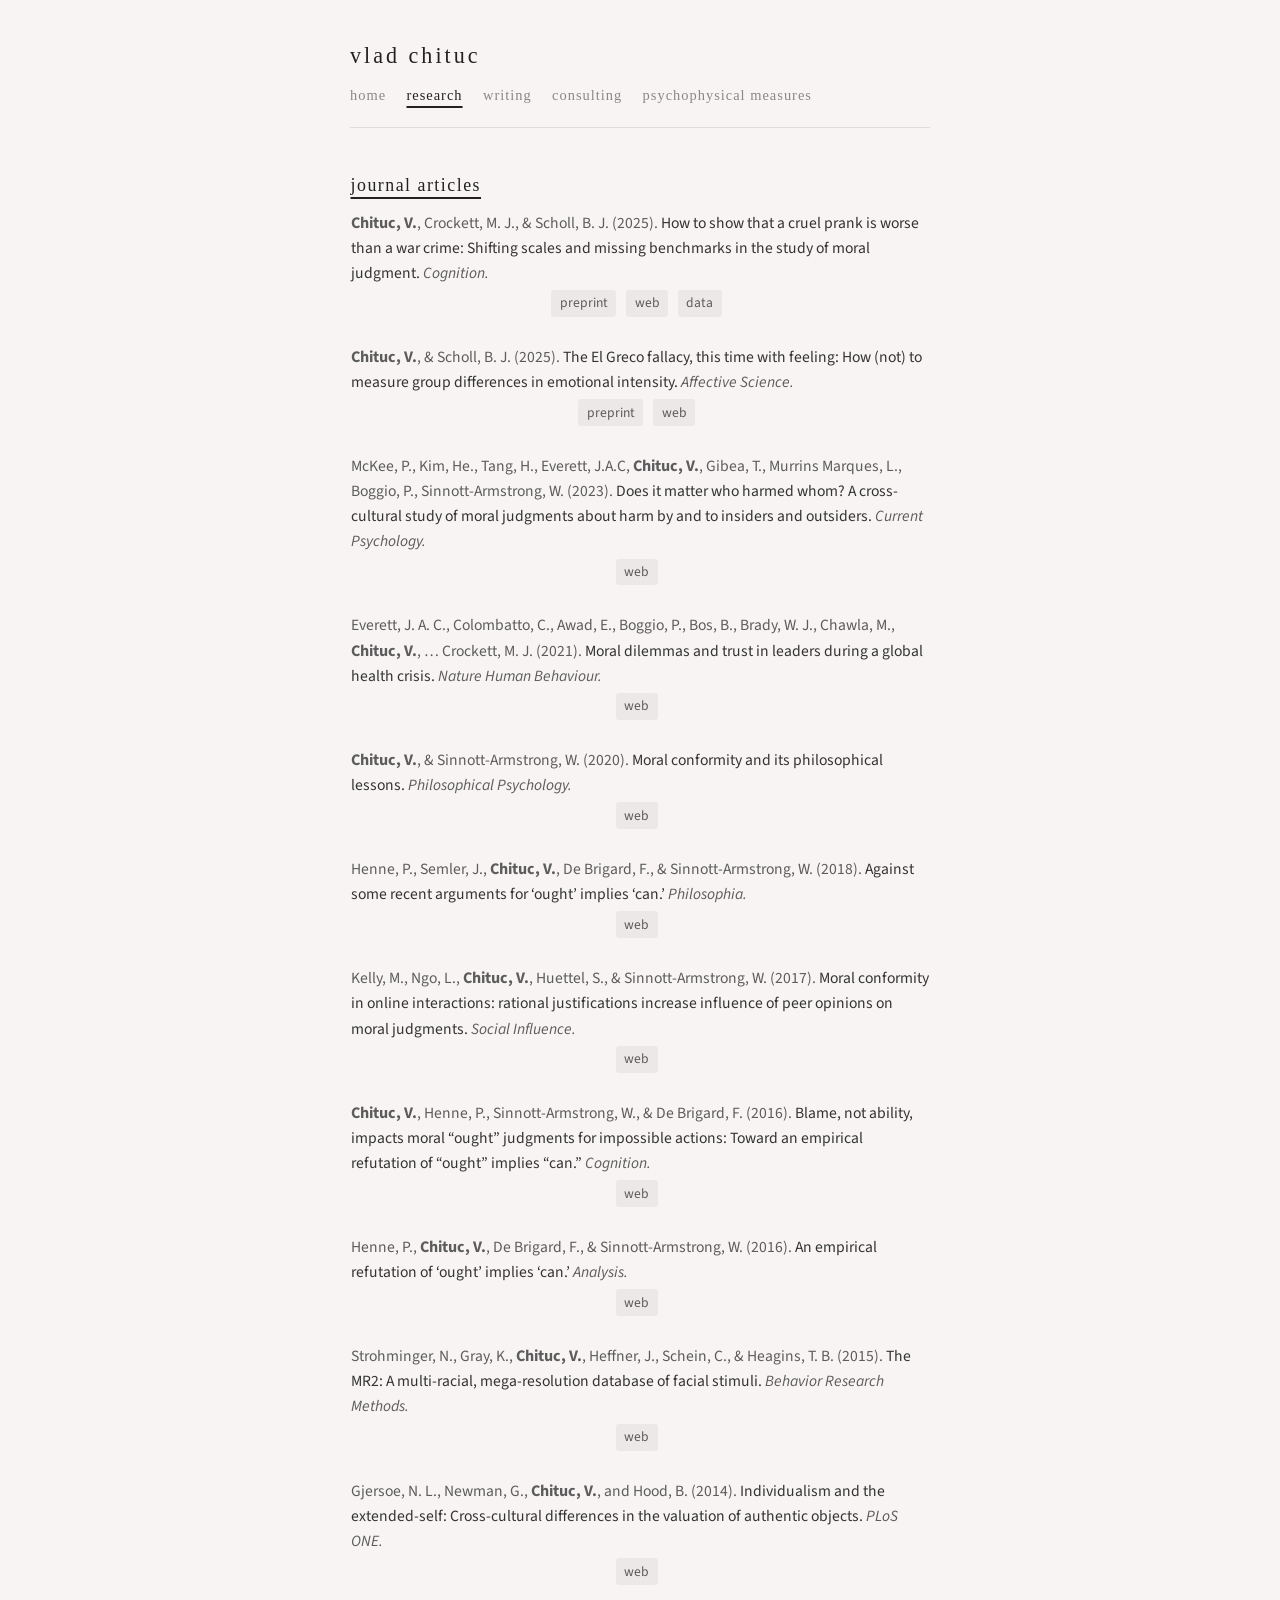
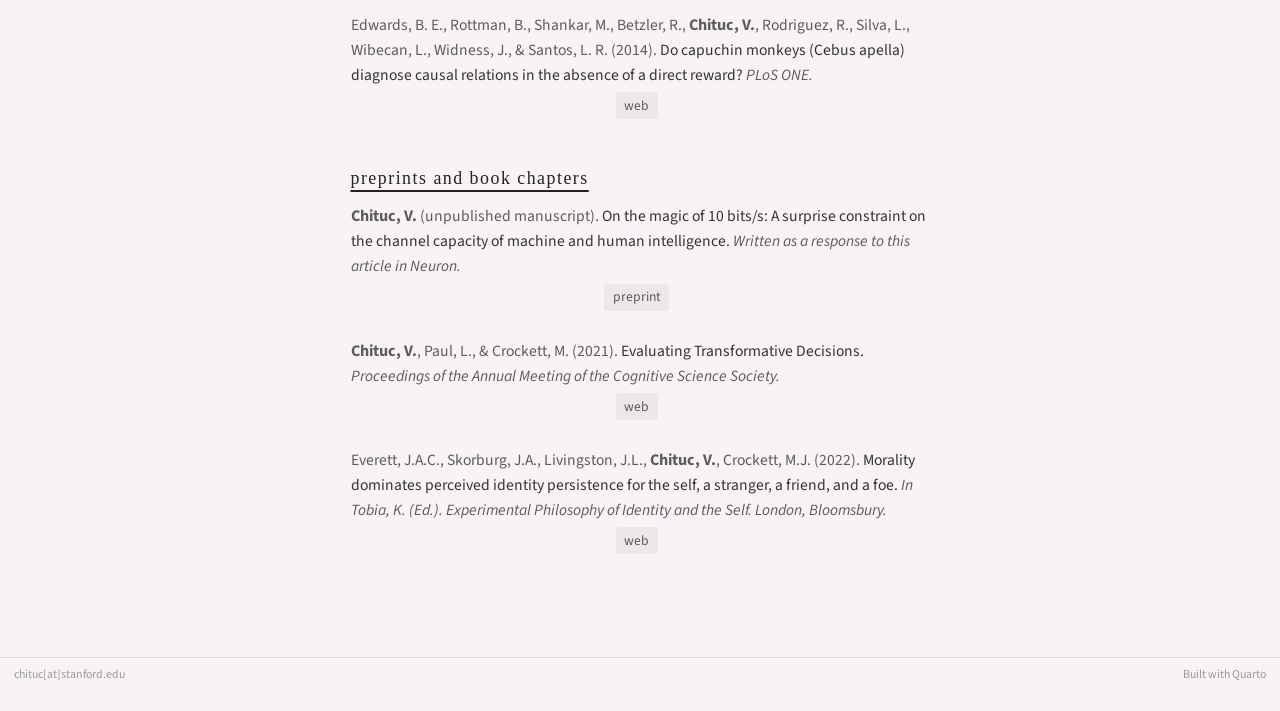
<file: research.html>
<!DOCTYPE html>
<html xmlns="http://www.w3.org/1999/xhtml" lang="en" xml:lang="en"><head>

<meta charset="utf-8">
<meta name="generator" content="quarto-1.10.18">

<meta name="viewport" content="width=device-width, initial-scale=1.0, user-scalable=yes">


<title>research – vlad chituc</title>
<style>
/* Default styles provided by pandoc.
** See https://pandoc.org/MANUAL.html#variables-for-html for config info.
*/
span.smallcaps{font-variant: small-caps;}
div.columns{display: flex; gap: 1.5em;}
div.column{flex: auto;}
@media screen {
div.columns{gap: min(4vw, 1.5em);}
div.column{overflow-x: auto;}
}
div.hanging-indent{margin-left: 1.5em; text-indent: -1.5em;}
ul.task-list{list-style: none;}
ul.task-list li input[type="checkbox"] {
  width: 0.8em;
  margin: 0 0.8em 0.2em -1em; /* quarto-specific, see https://github.com/quarto-dev/quarto-cli/issues/4556 */ 
  vertical-align: middle;
}
</style>


<script src="site_libs/quarto-nav/quarto-nav.js"></script>
<script src="site_libs/quarto-nav/headroom.min.js"></script>
<script src="site_libs/clipboard/clipboard.min.js"></script>
<script src="site_libs/quarto-search/autocomplete.umd.js"></script>
<script src="site_libs/quarto-search/fuse.min.js"></script>
<script src="site_libs/quarto-search/quarto-search.js"></script>
<meta name="quarto:offset" content="./">
<script src="site_libs/quarto-html/quarto.js" type="module"></script>
<script src="site_libs/quarto-html/tabsets/tabsets.js" type="module"></script>
<script src="site_libs/quarto-html/popper.min.js"></script>
<script src="site_libs/quarto-html/tippy.umd.min.js"></script>
<script src="site_libs/quarto-html/anchor.min.js"></script>
<link href="site_libs/quarto-html/tippy.css" rel="stylesheet">
<link href="site_libs/quarto-html/quarto-syntax-highlighting-64a204ab8560d761af7679ceaba22944.css" rel="stylesheet" id="quarto-text-highlighting-styles">
<script src="site_libs/bootstrap/bootstrap.min.js"></script>
<link href="site_libs/bootstrap/bootstrap-icons.css" rel="stylesheet">
<link href="site_libs/bootstrap/bootstrap-5713f3742d085f0d9696c1c3753e0a1f.min.css" rel="stylesheet" append-hash="true" id="quarto-bootstrap" data-mode="light">
<script id="quarto-search-options" type="application/json">{
  "location": "navbar",
  "copy-button": false,
  "collapse-after": 3,
  "panel-placement": "end",
  "type": "overlay",
  "limit": 50,
  "keyboard-shortcut": [
    "f",
    "/",
    "s"
  ],
  "show-item-context": false,
  "language": {
    "search-no-results-text": "No results",
    "search-matching-documents-text": "matching documents",
    "search-copy-link-title": "Copy link to search",
    "search-hide-matches-text": "Hide additional matches",
    "search-more-match-text": "more match in this document",
    "search-more-matches-text": "more matches in this document",
    "search-clear-button-title": "Clear",
    "search-text-placeholder": "",
    "search-detached-cancel-button-title": "Cancel",
    "search-submit-button-title": "Submit",
    "search-label": "Search"
  }
}</script>


<meta property="og:title" content="research – vlad chituc">
<meta property="og:site_name" content="vlad chituc">
</head>

<body class="nav-fixed research-page fullcontent quarto-light">

<div id="quarto-search-results"></div>
  <header id="quarto-header" class="headroom fixed-top">
    <nav class="navbar navbar-expand-lg " data-bs-theme="dark">
      <div class="navbar-container container-fluid">
      <div class="navbar-brand-container mx-auto">
    <a class="navbar-brand" href="./index.html">
    <span class="navbar-title">vlad chituc</span>
    </a>
  </div>
          <button class="navbar-toggler" type="button" data-bs-toggle="collapse" data-bs-target="#navbarCollapse" aria-controls="navbarCollapse" role="menu" aria-expanded="false" aria-label="Toggle navigation" onclick="if (window.quartoToggleHeadroom) { window.quartoToggleHeadroom(); }">
  <span class="navbar-toggler-icon"></span>
</button>
          <div class="collapse navbar-collapse" id="navbarCollapse">
            <ul class="navbar-nav navbar-nav-scroll me-auto">
  <li class="nav-item">
    <a class="nav-link" href="./index.html"> 
<span class="menu-text">home</span></a>
  </li>  
  <li class="nav-item">
    <a class="nav-link active" href="./research.html" aria-current="page"> 
<span class="menu-text">research</span></a>
  </li>  
  <li class="nav-item">
    <a class="nav-link" href="./writing.html"> 
<span class="menu-text">writing</span></a>
  </li>  
  <li class="nav-item">
    <a class="nav-link" href="./consulting.html"> 
<span class="menu-text">consulting</span></a>
  </li>  
  <li class="nav-item">
    <a class="nav-link" href="https://vladchituc.com/glms-tools/"> 
<span class="menu-text">psychophysical measures</span></a>
  </li>  
</ul>
          </div> <!-- /navcollapse -->
            <div class="quarto-navbar-tools">
</div>
      </div> <!-- /container-fluid -->
    </nav>
</header>
<!-- content -->
<div id="quarto-content" class="quarto-container page-columns page-rows-contents page-layout-article page-navbar">
<!-- sidebar -->
<!-- margin-sidebar -->
    
<!-- main -->
<main class="content" id="quarto-document-content">

<header id="title-block-header" class="quarto-title-block default">
<div class="quarto-title">
<h1 class="title">research</h1>
</div>



<div class="quarto-title-meta">

    
  
    
  </div>
  


</header>


<section id="journal-articles" class="level2">
<h2 class="anchored" data-anchor-id="journal-articles">journal articles</h2>
<div class="pub-entry">
<p><span class="pub-authors"><strong>Chituc, V.</strong></span>, Crockett, M. J., &amp; Scholl, B. J. (2025). <span class="pub-title">How to show that a cruel prank is worse than a war crime: Shifting scales and missing benchmarks in the study of moral judgment.</span> <span class="pub-venue"><em>Cognition.</em></span></p>
<div class="pub-links">
<p><a href="s/Chituc-EtAl-InPress-Cognition.pdf">preprint</a> <a href="https://doi.org/10.1016/j.cognition.2025.106315">web</a> <a href="s/magnitude-estimation.zip">data</a></p>
</div>
</div>
<div class="pub-entry">
<p><span class="pub-authors"><strong>Chituc, V.</strong></span>, &amp; Scholl, B. J. (2025). <span class="pub-title">The El Greco fallacy, this time with feeling: How (not) to measure group differences in emotional intensity.</span> <span class="pub-venue"><em>Affective Science.</em></span></p>
<div class="pub-links">
<p><a href="s/Chituc-Scholl-InPress-AffSci.pdf">preprint</a> <a href="https://doi.org/10.1007/s42761-025-00314-z">web</a></p>
</div>
</div>
<div class="pub-entry">
<p>McKee, P., Kim, He., Tang, H., Everett, J.A.C, <span class="pub-authors"><strong>Chituc, V.</strong></span>, Gibea, T., Murrins Marques, L., Boggio, P., Sinnott-Armstrong, W. (2023). <span class="pub-title">Does it matter who harmed whom? A cross-cultural study of moral judgments about harm by and to insiders and outsiders.</span> <span class="pub-venue"><em>Current Psychology.</em></span></p>
<div class="pub-links">
<p><a href="https://doi.org/10.1007/s12144-023-04986-3">web</a></p>
</div>
</div>
<div class="pub-entry">
<p>Everett, J. A. C., Colombatto, C., Awad, E., Boggio, P., Bos, B., Brady, W. J., Chawla, M., <span class="pub-authors"><strong>Chituc, V.</strong></span>, … Crockett, M. J. (2021). <span class="pub-title">Moral dilemmas and trust in leaders during a global health crisis.</span> <span class="pub-venue"><em>Nature Human Behaviour.</em></span></p>
<div class="pub-links">
<p><a href="https://doi.org/10.1038/s41562-021-01156-y">web</a></p>
</div>
</div>
<div class="pub-entry">
<p><span class="pub-authors"><strong>Chituc, V.</strong></span>, &amp; Sinnott-Armstrong, W. (2020). <span class="pub-title">Moral conformity and its philosophical lessons.</span> <span class="pub-venue"><em>Philosophical Psychology.</em></span></p>
<div class="pub-links">
<p><a href="https://doi.org/10.1080/09515089.2020.1719395">web</a></p>
</div>
</div>
<div class="pub-entry">
<p>Henne, P., Semler, J., <span class="pub-authors"><strong>Chituc, V.</strong></span>, De Brigard, F., &amp; Sinnott-Armstrong, W. (2018). <span class="pub-title">Against some recent arguments for ‘ought’ implies ‘can.’</span> <span class="pub-venue"><em>Philosophia.</em></span></p>
<div class="pub-links">
<p><a href="https://doi.org/10.1007/s11406-017-9944-7">web</a></p>
</div>
</div>
<div class="pub-entry">
<p>Kelly, M., Ngo, L., <span class="pub-authors"><strong>Chituc, V.</strong></span>, Huettel, S., &amp; Sinnott-Armstrong, W. (2017). <span class="pub-title">Moral conformity in online interactions: rational justifications increase influence of peer opinions on moral judgments.</span> <span class="pub-venue"><em>Social Influence.</em></span></p>
<div class="pub-links">
<p><a href="https://doi.org/10.1080/15534510.2017.1323007">web</a></p>
</div>
</div>
<div class="pub-entry">
<p><span class="pub-authors"><strong>Chituc, V.</strong></span>, Henne, P., Sinnott-Armstrong, W., &amp; De Brigard, F. (2016). <span class="pub-title">Blame, not ability, impacts moral “ought” judgments for impossible actions: Toward an empirical refutation of “ought” implies “can.”</span> <span class="pub-venue"><em>Cognition.</em></span></p>
<div class="pub-links">
<p><a href="https://doi.org/10.1016/j.cognition.2016.01.013">web</a></p>
</div>
</div>
<div class="pub-entry">
<p>Henne, P., <span class="pub-authors"><strong>Chituc, V.</strong></span>, De Brigard, F., &amp; Sinnott-Armstrong, W. (2016). <span class="pub-title">An empirical refutation of ‘ought’ implies ‘can.’</span> <span class="pub-venue"><em>Analysis.</em></span></p>
<div class="pub-links">
<p><a href="https://doi.org/10.1093/analys/anw041">web</a></p>
</div>
</div>
<div class="pub-entry">
<p>Strohminger, N., Gray, K., <span class="pub-authors"><strong>Chituc, V.</strong></span>, Heffner, J., Schein, C., &amp; Heagins, T. B. (2015). <span class="pub-title">The MR2: A multi-racial, mega-resolution database of facial stimuli.</span> <span class="pub-venue"><em>Behavior Research Methods.</em></span></p>
<div class="pub-links">
<p><a href="https://doi.org/10.3758/s13428-015-0641-9">web</a></p>
</div>
</div>
<div class="pub-entry">
<p>Gjersoe, N. L., Newman, G., <span class="pub-authors"><strong>Chituc, V.</strong></span>, and Hood, B. (2014). <span class="pub-title">Individualism and the extended-self: Cross-cultural differences in the valuation of authentic objects.</span> <span class="pub-venue"><em>PLoS ONE.</em></span></p>
<div class="pub-links">
<p><a href="https://doi.org/10.1371/journal.pone.0090787">web</a></p>
</div>
</div>
<div class="pub-entry">
<p>Edwards, B. E., Rottman, B., Shankar, M., Betzler, R., <span class="pub-authors"><strong>Chituc, V.</strong></span>, Rodriguez, R., Silva, L., Wibecan, L., Widness, J., &amp; Santos, L. R. (2014). <span class="pub-title">Do capuchin monkeys (Cebus apella) diagnose causal relations in the absence of a direct reward?</span> <span class="pub-venue"><em>PLoS ONE.</em></span></p>
<div class="pub-links">
<p><a href="https://doi.org/10.1371/journal.pone.0088595">web</a></p>
</div>
</div>
</section>
<section id="preprints-and-book-chapters" class="level2">
<h2 class="anchored" data-anchor-id="preprints-and-book-chapters">preprints and book chapters</h2>
<div class="pub-entry">
<p><span class="pub-authors"><strong>Chituc, V.</strong></span> (unpublished manuscript). <span class="pub-title">On the magic of 10 bits/s: A surprise constraint on the channel capacity of machine and human intelligence.</span> <span class="pub-venue">Written as a response to <a href="https://doi.org/10.1016/j.neuron.2024.11.008">this article</a> in <em>Neuron</em>.</span></p>
<div class="pub-links">
<p><a href="https://osf.io/preprints/osf/gbn3c_v2">preprint</a></p>
</div>
</div>
<div class="pub-entry">
<p><span class="pub-authors"><strong>Chituc, V.</strong></span>, Paul, L., &amp; Crockett, M. (2021). <span class="pub-title">Evaluating Transformative Decisions.</span> <span class="pub-venue"><em>Proceedings of the Annual Meeting of the Cognitive Science Society.</em></span></p>
<div class="pub-links">
<p><a href="https://escholarship.org/uc/item/98w533hb">web</a></p>
</div>
</div>
<div class="pub-entry">
<p>Everett, J.A.C., Skorburg, J.A., Livingston, J.L., <span class="pub-authors"><strong>Chituc, V.</strong></span>, Crockett, M.J. (2022). <span class="pub-title">Morality dominates perceived identity persistence for the self, a stranger, a friend, and a foe.</span> <span class="pub-venue">In Tobia, K. (Ed.). <em>Experimental Philosophy of Identity and the Self</em>. London, Bloomsbury.</span></p>
<div class="pub-links">
<p><a href="https://doi.org/10.5040/9781350263789.ch-013">web</a></p>
</div>
</div>


</section>

</main> <!-- /main -->
<script id="quarto-html-after-body" type="application/javascript">
  window.document.addEventListener("DOMContentLoaded", function (event) {
    const icon = "";
    const anchorJS = new window.AnchorJS();
    anchorJS.options = {
      placement: 'right',
      icon: icon
    };
    anchorJS.add('.anchored');
    const isCodeAnnotation = (el) => {
      for (const clz of el.classList) {
        if (clz.startsWith('code-annotation-')) {                     
          return true;
        }
      }
      return false;
    }
    const onCopySuccess = function(e) {
      // button target
      const button = e.trigger;
      // don't keep focus
      button.blur();
      // flash "checked"
      button.classList.add('code-copy-button-checked');
      var currentTitle = button.getAttribute("title");
      button.setAttribute("title", "Copied!");
      let tooltip;
      if (window.bootstrap) {
        button.setAttribute("data-bs-toggle", "tooltip");
        button.setAttribute("data-bs-placement", "left");
        button.setAttribute("data-bs-title", "Copied!");
        tooltip = new bootstrap.Tooltip(button, 
          { trigger: "manual", 
            customClass: "code-copy-button-tooltip",
            offset: [0, -8]});
        tooltip.show();    
      }
      setTimeout(function() {
        if (tooltip) {
          tooltip.hide();
          button.removeAttribute("data-bs-title");
          button.removeAttribute("data-bs-toggle");
          button.removeAttribute("data-bs-placement");
        }
        button.setAttribute("title", currentTitle);
        button.classList.remove('code-copy-button-checked');
      }, 1000);
      // clear code selection
      e.clearSelection();
    }
    const getTextToCopy = function(trigger) {
      const outerScaffold = trigger.parentElement.cloneNode(true);
      const codeEl = outerScaffold.querySelector('code');
      for (const childEl of codeEl.children) {
        if (isCodeAnnotation(childEl)) {
          childEl.remove();
        }
      }
      return codeEl.innerText;
    }
    const clipboard = new window.ClipboardJS('.code-copy-button:not([data-in-quarto-modal])', {
      text: getTextToCopy
    });
    clipboard.on('success', onCopySuccess);
    if (window.document.getElementById('quarto-embedded-source-code-modal')) {
      const clipboardModal = new window.ClipboardJS('.code-copy-button[data-in-quarto-modal]', {
        text: getTextToCopy,
        container: window.document.getElementById('quarto-embedded-source-code-modal')
      });
      clipboardModal.on('success', onCopySuccess);
    }
      var localhostRegex = new RegExp(/^(?:http|https):\/\/localhost\:?[0-9]*\//);
      var mailtoRegex = new RegExp(/^mailto:/);
        var filterRegex = new RegExp("https:\/\/vladchituc\.com");
      var isInternal = (href) => {
          return filterRegex.test(href) || localhostRegex.test(href) || mailtoRegex.test(href);
      }
      // Inspect non-navigation links and adorn them if external
     var links = window.document.querySelectorAll('a[href]:not(.nav-link):not(.navbar-brand):not(.toc-action):not(.sidebar-link):not(.sidebar-item-toggle):not(.pagination-link):not(.no-external):not([aria-hidden]):not(.dropdown-item):not(.quarto-navigation-tool):not(.about-link)');
      for (var i=0; i<links.length; i++) {
        const link = links[i];
        if (!isInternal(link.href)) {
          // undo the damage that might have been done by quarto-nav.js in the case of
          // links that we want to consider external
          if (link.dataset.originalHref !== undefined) {
            link.href = link.dataset.originalHref;
          }
            // target, if specified
            link.setAttribute("target", "_blank");
            if (link.getAttribute("rel") === null) {
              link.setAttribute("rel", "noopener");
            }
        }
      }
    function tippyHover(el, contentFn, onTriggerFn, onUntriggerFn) {
      const config = {
        allowHTML: true,
        maxWidth: 500,
        delay: 100,
        arrow: false,
        appendTo: function(el) {
            return el.parentElement;
        },
        interactive: true,
        interactiveBorder: 10,
        theme: 'quarto',
        placement: 'bottom-start',
      };
      if (contentFn) {
        config.content = contentFn;
      }
      if (onTriggerFn) {
        config.onTrigger = onTriggerFn;
      }
      if (onUntriggerFn) {
        config.onUntrigger = onUntriggerFn;
      }
      window.tippy(el, config); 
    }
    const noterefs = window.document.querySelectorAll('a[role="doc-noteref"]');
    for (var i=0; i<noterefs.length; i++) {
      const ref = noterefs[i];
      tippyHover(ref, function() {
        // use id or data attribute instead here
        let href = ref.getAttribute('data-footnote-href') || ref.getAttribute('href');
        try { href = new URL(href).hash; } catch {}
        const id = href.replace(/^#\/?/, "");
        const note = window.document.getElementById(id);
        if (note) {
          return note.innerHTML;
        } else {
          return "";
        }
      });
    }
    const xrefs = window.document.querySelectorAll('a.quarto-xref');
    const processXRef = (id, note) => {
      // Strip column container classes
      const stripColumnClz = (el) => {
        el.classList.remove("page-full", "page-columns");
        if (el.children) {
          for (const child of el.children) {
            stripColumnClz(child);
          }
        }
      }
      stripColumnClz(note)
      if (id === null || id.startsWith('sec-')) {
        // Special case sections, only their first couple elements
        const container = document.createElement("div");
        if (note.children && note.children.length > 2) {
          container.appendChild(note.children[0].cloneNode(true));
          for (let i = 1; i < note.children.length; i++) {
            const child = note.children[i];
            if (child.tagName === "P" && child.innerText === "") {
              continue;
            } else {
              container.appendChild(child.cloneNode(true));
              break;
            }
          }
          if (window.Quarto?.typesetMath) {
            window.Quarto.typesetMath(container);
          }
          return container.innerHTML
        } else {
          if (window.Quarto?.typesetMath) {
            window.Quarto.typesetMath(note);
          }
          return note.innerHTML;
        }
      } else {
        // Remove any anchor links if they are present
        const anchorLink = note.querySelector('a.anchorjs-link');
        if (anchorLink) {
          anchorLink.remove();
        }
        if (window.Quarto?.typesetMath) {
          window.Quarto.typesetMath(note);
        }
        if (note.classList.contains("callout")) {
          return note.outerHTML;
        } else {
          return note.innerHTML;
        }
      }
    }
    for (var i=0; i<xrefs.length; i++) {
      const xref = xrefs[i];
      tippyHover(xref, undefined, function(instance) {
        instance.disable();
        let url = xref.getAttribute('href');
        let hash = undefined; 
        if (url.startsWith('#')) {
          hash = url;
        } else {
          try { hash = new URL(url).hash; } catch {}
        }
        if (hash) {
          const id = hash.replace(/^#\/?/, "");
          const note = window.document.getElementById(id);
          if (note !== null) {
            try {
              const html = processXRef(id, note.cloneNode(true));
              instance.setContent(html);
            } finally {
              instance.enable();
              instance.show();
            }
          } else {
            // See if we can fetch this
            fetch(url.split('#')[0])
            .then(res => res.text())
            .then(html => {
              const parser = new DOMParser();
              const htmlDoc = parser.parseFromString(html, "text/html");
              const note = htmlDoc.getElementById(id);
              if (note !== null) {
                const html = processXRef(id, note);
                instance.setContent(html);
              } 
            }).finally(() => {
              instance.enable();
              instance.show();
            });
          }
        } else {
          // See if we can fetch a full url (with no hash to target)
          // This is a special case and we should probably do some content thinning / targeting
          fetch(url)
          .then(res => res.text())
          .then(html => {
            const parser = new DOMParser();
            const htmlDoc = parser.parseFromString(html, "text/html");
            const note = htmlDoc.querySelector('main.content');
            if (note !== null) {
              // This should only happen for chapter cross references
              // (since there is no id in the URL)
              // remove the first header
              if (note.children.length > 0 && note.children[0].tagName === "HEADER") {
                note.children[0].remove();
              }
              const html = processXRef(null, note);
              instance.setContent(html);
            } 
          }).finally(() => {
            instance.enable();
            instance.show();
          });
        }
      }, function(instance) {
      });
    }
        let selectedAnnoteEl;
        const selectorForAnnotation = ( cell, annotation) => {
          let cellAttr = 'data-code-cell="' + cell + '"';
          let lineAttr = 'data-code-annotation="' +  annotation + '"';
          const selector = 'span[' + cellAttr + '][' + lineAttr + ']';
          return selector;
        }
        const selectCodeLines = (annoteEl) => {
          const doc = window.document;
          const targetCell = annoteEl.getAttribute("data-target-cell");
          const targetAnnotation = annoteEl.getAttribute("data-target-annotation");
          const annoteSpan = window.document.querySelector(selectorForAnnotation(targetCell, targetAnnotation));
          const lines = annoteSpan.getAttribute("data-code-lines").split(",");
          const lineIds = lines.map((line) => {
            return targetCell + "-" + line;
          })
          let top = null;
          let height = null;
          let parent = null;
          if (lineIds.length > 0) {
              //compute the position of the single el (top and bottom and make a div)
              const el = window.document.getElementById(lineIds[0]);
              top = el.offsetTop;
              height = el.offsetHeight;
              parent = el.parentElement.parentElement;
            if (lineIds.length > 1) {
              const lastEl = window.document.getElementById(lineIds[lineIds.length - 1]);
              const bottom = lastEl.offsetTop + lastEl.offsetHeight;
              height = bottom - top;
            }
            if (top !== null && height !== null && parent !== null) {
              // cook up a div (if necessary) and position it 
              let div = window.document.getElementById("code-annotation-line-highlight");
              if (div === null) {
                div = window.document.createElement("div");
                div.setAttribute("id", "code-annotation-line-highlight");
                div.style.position = 'absolute';
                parent.appendChild(div);
              }
              div.style.top = top - 2 + "px";
              div.style.height = height + 4 + "px";
              div.style.left = 0;
              let gutterDiv = window.document.getElementById("code-annotation-line-highlight-gutter");
              if (gutterDiv === null) {
                gutterDiv = window.document.createElement("div");
                gutterDiv.setAttribute("id", "code-annotation-line-highlight-gutter");
                gutterDiv.style.position = 'absolute';
                const codeCell = window.document.getElementById(targetCell);
                const gutter = codeCell.querySelector('.code-annotation-gutter');
                gutter.appendChild(gutterDiv);
              }
              gutterDiv.style.top = top - 2 + "px";
              gutterDiv.style.height = height + 4 + "px";
            }
            selectedAnnoteEl = annoteEl;
          }
        };
        const unselectCodeLines = () => {
          const elementsIds = ["code-annotation-line-highlight", "code-annotation-line-highlight-gutter"];
          elementsIds.forEach((elId) => {
            const div = window.document.getElementById(elId);
            if (div) {
              div.remove();
            }
          });
          selectedAnnoteEl = undefined;
        };
          // Handle positioning of the toggle
      window.addEventListener(
        "resize",
        throttle(() => {
          elRect = undefined;
          if (selectedAnnoteEl) {
            selectCodeLines(selectedAnnoteEl);
          }
        }, 10)
      );
      function throttle(fn, ms) {
      let throttle = false;
      let timer;
        return (...args) => {
          if(!throttle) { // first call gets through
              fn.apply(this, args);
              throttle = true;
          } else { // all the others get throttled
              if(timer) clearTimeout(timer); // cancel #2
              timer = setTimeout(() => {
                fn.apply(this, args);
                timer = throttle = false;
              }, ms);
          }
        };
      }
        // Attach click handler to the DT
        const annoteDls = window.document.querySelectorAll('dt[data-target-cell]');
        for (const annoteDlNode of annoteDls) {
          annoteDlNode.addEventListener('click', (event) => {
            const clickedEl = event.target;
            if (clickedEl !== selectedAnnoteEl) {
              unselectCodeLines();
              const activeEl = window.document.querySelector('dt[data-target-cell].code-annotation-active');
              if (activeEl) {
                activeEl.classList.remove('code-annotation-active');
              }
              selectCodeLines(clickedEl);
              clickedEl.classList.add('code-annotation-active');
            } else {
              // Unselect the line
              unselectCodeLines();
              clickedEl.classList.remove('code-annotation-active');
            }
          });
        }
    const findCites = (el) => {
      const parentEl = el.parentElement;
      if (parentEl) {
        const cites = parentEl.dataset.cites;
        if (cites) {
          return {
            el,
            cites: cites.split(' ')
          };
        } else {
          return findCites(el.parentElement)
        }
      } else {
        return undefined;
      }
    };
    var bibliorefs = window.document.querySelectorAll('a[role="doc-biblioref"]');
    for (var i=0; i<bibliorefs.length; i++) {
      const ref = bibliorefs[i];
      const citeInfo = findCites(ref);
      if (citeInfo) {
        tippyHover(citeInfo.el, function() {
          var popup = window.document.createElement('div');
          citeInfo.cites.forEach(function(cite) {
            var citeDiv = window.document.createElement('div');
            citeDiv.classList.add('hanging-indent');
            citeDiv.classList.add('csl-entry');
            var biblioDiv = window.document.getElementById('ref-' + cite);
            if (biblioDiv) {
              citeDiv.innerHTML = biblioDiv.innerHTML;
            }
            popup.appendChild(citeDiv);
          });
          return popup.innerHTML;
        });
      }
    }
  });
  </script>
</div> <!-- /content -->
<footer class="footer">
  <div class="nav-footer">
    <div class="nav-footer-left">
<p>chituc[at]stanford.edu</p>
</div>   
    <div class="nav-footer-center">
      &nbsp;
    </div>
    <div class="nav-footer-right">
<p>Built with <a href="https://quarto.org">Quarto</a></p>
</div>
  </div>
</footer>




</body></html>
</file>
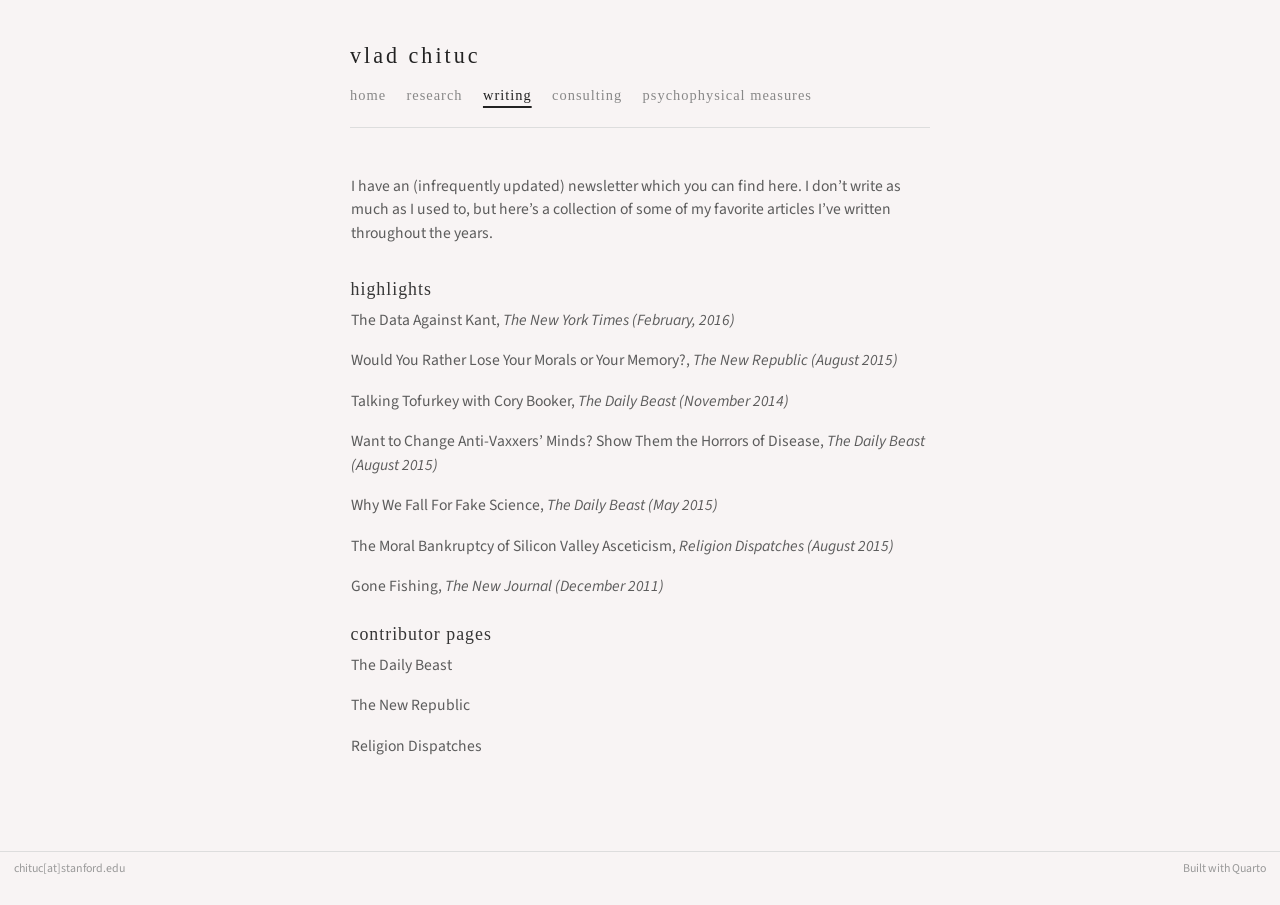
<file: writing.html>
<!DOCTYPE html>
<html xmlns="http://www.w3.org/1999/xhtml" lang="en" xml:lang="en"><head>

<meta charset="utf-8">
<meta name="generator" content="quarto-1.10.18">

<meta name="viewport" content="width=device-width, initial-scale=1.0, user-scalable=yes">


<title>writing – vlad chituc</title>
<style>
/* Default styles provided by pandoc.
** See https://pandoc.org/MANUAL.html#variables-for-html for config info.
*/
span.smallcaps{font-variant: small-caps;}
div.columns{display: flex; gap: 1.5em;}
div.column{flex: auto;}
@media screen {
div.columns{gap: min(4vw, 1.5em);}
div.column{overflow-x: auto;}
}
div.hanging-indent{margin-left: 1.5em; text-indent: -1.5em;}
ul.task-list{list-style: none;}
ul.task-list li input[type="checkbox"] {
  width: 0.8em;
  margin: 0 0.8em 0.2em -1em; /* quarto-specific, see https://github.com/quarto-dev/quarto-cli/issues/4556 */ 
  vertical-align: middle;
}
</style>


<script src="site_libs/quarto-nav/quarto-nav.js"></script>
<script src="site_libs/quarto-nav/headroom.min.js"></script>
<script src="site_libs/clipboard/clipboard.min.js"></script>
<script src="site_libs/quarto-search/autocomplete.umd.js"></script>
<script src="site_libs/quarto-search/fuse.min.js"></script>
<script src="site_libs/quarto-search/quarto-search.js"></script>
<meta name="quarto:offset" content="./">
<script src="site_libs/quarto-html/quarto.js" type="module"></script>
<script src="site_libs/quarto-html/tabsets/tabsets.js" type="module"></script>
<script src="site_libs/quarto-html/popper.min.js"></script>
<script src="site_libs/quarto-html/tippy.umd.min.js"></script>
<script src="site_libs/quarto-html/anchor.min.js"></script>
<link href="site_libs/quarto-html/tippy.css" rel="stylesheet">
<link href="site_libs/quarto-html/quarto-syntax-highlighting-64a204ab8560d761af7679ceaba22944.css" rel="stylesheet" id="quarto-text-highlighting-styles">
<script src="site_libs/bootstrap/bootstrap.min.js"></script>
<link href="site_libs/bootstrap/bootstrap-icons.css" rel="stylesheet">
<link href="site_libs/bootstrap/bootstrap-5713f3742d085f0d9696c1c3753e0a1f.min.css" rel="stylesheet" append-hash="true" id="quarto-bootstrap" data-mode="light">
<script id="quarto-search-options" type="application/json">{
  "location": "navbar",
  "copy-button": false,
  "collapse-after": 3,
  "panel-placement": "end",
  "type": "overlay",
  "limit": 50,
  "keyboard-shortcut": [
    "f",
    "/",
    "s"
  ],
  "show-item-context": false,
  "language": {
    "search-no-results-text": "No results",
    "search-matching-documents-text": "matching documents",
    "search-copy-link-title": "Copy link to search",
    "search-hide-matches-text": "Hide additional matches",
    "search-more-match-text": "more match in this document",
    "search-more-matches-text": "more matches in this document",
    "search-clear-button-title": "Clear",
    "search-text-placeholder": "",
    "search-detached-cancel-button-title": "Cancel",
    "search-submit-button-title": "Submit",
    "search-label": "Search"
  }
}</script>


<meta property="og:title" content="writing – vlad chituc">
<meta property="og:description" content="Cognitive scientist studying psychophysics and measurement at Stanford University">
<meta property="og:site_name" content="vlad chituc">
</head>

<body class="nav-fixed fullcontent quarto-light">

<div id="quarto-search-results"></div>
  <header id="quarto-header" class="headroom fixed-top">
    <nav class="navbar navbar-expand-lg " data-bs-theme="dark">
      <div class="navbar-container container-fluid">
      <div class="navbar-brand-container mx-auto">
    <a class="navbar-brand" href="./index.html">
    <span class="navbar-title">vlad chituc</span>
    </a>
  </div>
          <button class="navbar-toggler" type="button" data-bs-toggle="collapse" data-bs-target="#navbarCollapse" aria-controls="navbarCollapse" role="menu" aria-expanded="false" aria-label="Toggle navigation" onclick="if (window.quartoToggleHeadroom) { window.quartoToggleHeadroom(); }">
  <span class="navbar-toggler-icon"></span>
</button>
          <div class="collapse navbar-collapse" id="navbarCollapse">
            <ul class="navbar-nav navbar-nav-scroll me-auto">
  <li class="nav-item">
    <a class="nav-link" href="./index.html"> 
<span class="menu-text">home</span></a>
  </li>  
  <li class="nav-item">
    <a class="nav-link" href="./research.html"> 
<span class="menu-text">research</span></a>
  </li>  
  <li class="nav-item">
    <a class="nav-link active" href="./writing.html" aria-current="page"> 
<span class="menu-text">writing</span></a>
  </li>  
  <li class="nav-item">
    <a class="nav-link" href="./consulting.html"> 
<span class="menu-text">consulting</span></a>
  </li>  
  <li class="nav-item">
    <a class="nav-link" href="https://vladchituc.com/glms-tools/"> 
<span class="menu-text">psychophysical measures</span></a>
  </li>  
</ul>
          </div> <!-- /navcollapse -->
            <div class="quarto-navbar-tools">
</div>
      </div> <!-- /container-fluid -->
    </nav>
</header>
<!-- content -->
<div id="quarto-content" class="quarto-container page-columns page-rows-contents page-layout-article page-navbar">
<!-- sidebar -->
<!-- margin-sidebar -->
    
<!-- main -->
<main class="content" id="quarto-document-content">

<header id="title-block-header" class="quarto-title-block default">
<div class="quarto-title">
<h1 class="title">writing</h1>
</div>



<div class="quarto-title-meta">

    
  
    
  </div>
  


</header>


<p>I have an (infrequently updated) newsletter which you can find <a href="https://vladchituc.substack.com/">here</a>. I don’t write as much as I used to, but here’s a collection of some of my favorite articles I’ve written throughout the years.</p>
<section id="highlights" class="level3">
<h3 class="anchored" data-anchor-id="highlights">highlights</h3>
<p><a href="http://www.nytimes.com/2016/02/21/opinion/sunday/the-data-against-kant.html">The Data Against Kant</a>, <em>The New York Times (February, 2016)</em></p>
<p><a href="http://www.newrepublic.com/article/122516/would-you-rather-lose-your-morals-or-your-memory">Would You Rather Lose Your Morals or Your Memory?</a>, <em>The New Republic (August 2015)</em></p>
<p><a href="http://www.thedailybeast.com/articles/2014/11/26/talking-tofurky-with-newly-vegan-cory-booker.html">Talking Tofurkey with Cory Booker</a>, <em>The Daily Beast (November 2014)</em></p>
<p><a href="http://www.thedailybeast.com/articles/2015/08/08/want-to-change-anti-vaxxers-minds-show-them-the-horrors-of-disease.html">Want to Change Anti-Vaxxers’ Minds? Show Them the Horrors of Disease</a>, <em>The Daily Beast (August 2015)</em></p>
<p><a href="http://www.thedailybeast.com/articles/2015/05/23/why-we-believe-fake-studies.html">Why We Fall For Fake Science</a>, <em>The Daily Beast (May 2015)</em></p>
<p><a href="http://religiondispatches.org/the-moral-bankruptcy-of-silicon-valley-asceticism/">The Moral Bankruptcy of Silicon Valley Asceticism</a>, <em>Religion Dispatches (August 2015)</em></p>
<p><a href="http://www.thenewjournalatyale.com/2011/12/gone-fishing/">Gone Fishing</a>, <em>The New Journal (December 2011)</em></p>
</section>
<section id="contributor-pages" class="level3">
<h3 class="anchored" data-anchor-id="contributor-pages">contributor pages</h3>
<p><a href="http://www.thedailybeast.com/contributors/vladimir-chituc.html">The Daily Beast</a></p>
<p><a href="http://www.newrepublic.com/authors/vladimir-chituc">The New Republic</a></p>
<p><a href="http://religiondispatches.org/author/vladimirchituc/">Religion Dispatches</a></p>


</section>

</main> <!-- /main -->
<script id="quarto-html-after-body" type="application/javascript">
  window.document.addEventListener("DOMContentLoaded", function (event) {
    const icon = "";
    const anchorJS = new window.AnchorJS();
    anchorJS.options = {
      placement: 'right',
      icon: icon
    };
    anchorJS.add('.anchored');
    const isCodeAnnotation = (el) => {
      for (const clz of el.classList) {
        if (clz.startsWith('code-annotation-')) {                     
          return true;
        }
      }
      return false;
    }
    const onCopySuccess = function(e) {
      // button target
      const button = e.trigger;
      // don't keep focus
      button.blur();
      // flash "checked"
      button.classList.add('code-copy-button-checked');
      var currentTitle = button.getAttribute("title");
      button.setAttribute("title", "Copied!");
      let tooltip;
      if (window.bootstrap) {
        button.setAttribute("data-bs-toggle", "tooltip");
        button.setAttribute("data-bs-placement", "left");
        button.setAttribute("data-bs-title", "Copied!");
        tooltip = new bootstrap.Tooltip(button, 
          { trigger: "manual", 
            customClass: "code-copy-button-tooltip",
            offset: [0, -8]});
        tooltip.show();    
      }
      setTimeout(function() {
        if (tooltip) {
          tooltip.hide();
          button.removeAttribute("data-bs-title");
          button.removeAttribute("data-bs-toggle");
          button.removeAttribute("data-bs-placement");
        }
        button.setAttribute("title", currentTitle);
        button.classList.remove('code-copy-button-checked');
      }, 1000);
      // clear code selection
      e.clearSelection();
    }
    const getTextToCopy = function(trigger) {
      const outerScaffold = trigger.parentElement.cloneNode(true);
      const codeEl = outerScaffold.querySelector('code');
      for (const childEl of codeEl.children) {
        if (isCodeAnnotation(childEl)) {
          childEl.remove();
        }
      }
      return codeEl.innerText;
    }
    const clipboard = new window.ClipboardJS('.code-copy-button:not([data-in-quarto-modal])', {
      text: getTextToCopy
    });
    clipboard.on('success', onCopySuccess);
    if (window.document.getElementById('quarto-embedded-source-code-modal')) {
      const clipboardModal = new window.ClipboardJS('.code-copy-button[data-in-quarto-modal]', {
        text: getTextToCopy,
        container: window.document.getElementById('quarto-embedded-source-code-modal')
      });
      clipboardModal.on('success', onCopySuccess);
    }
      var localhostRegex = new RegExp(/^(?:http|https):\/\/localhost\:?[0-9]*\//);
      var mailtoRegex = new RegExp(/^mailto:/);
        var filterRegex = new RegExp("https:\/\/vladchituc\.com");
      var isInternal = (href) => {
          return filterRegex.test(href) || localhostRegex.test(href) || mailtoRegex.test(href);
      }
      // Inspect non-navigation links and adorn them if external
     var links = window.document.querySelectorAll('a[href]:not(.nav-link):not(.navbar-brand):not(.toc-action):not(.sidebar-link):not(.sidebar-item-toggle):not(.pagination-link):not(.no-external):not([aria-hidden]):not(.dropdown-item):not(.quarto-navigation-tool):not(.about-link)');
      for (var i=0; i<links.length; i++) {
        const link = links[i];
        if (!isInternal(link.href)) {
          // undo the damage that might have been done by quarto-nav.js in the case of
          // links that we want to consider external
          if (link.dataset.originalHref !== undefined) {
            link.href = link.dataset.originalHref;
          }
            // target, if specified
            link.setAttribute("target", "_blank");
            if (link.getAttribute("rel") === null) {
              link.setAttribute("rel", "noopener");
            }
        }
      }
    function tippyHover(el, contentFn, onTriggerFn, onUntriggerFn) {
      const config = {
        allowHTML: true,
        maxWidth: 500,
        delay: 100,
        arrow: false,
        appendTo: function(el) {
            return el.parentElement;
        },
        interactive: true,
        interactiveBorder: 10,
        theme: 'quarto',
        placement: 'bottom-start',
      };
      if (contentFn) {
        config.content = contentFn;
      }
      if (onTriggerFn) {
        config.onTrigger = onTriggerFn;
      }
      if (onUntriggerFn) {
        config.onUntrigger = onUntriggerFn;
      }
      window.tippy(el, config); 
    }
    const noterefs = window.document.querySelectorAll('a[role="doc-noteref"]');
    for (var i=0; i<noterefs.length; i++) {
      const ref = noterefs[i];
      tippyHover(ref, function() {
        // use id or data attribute instead here
        let href = ref.getAttribute('data-footnote-href') || ref.getAttribute('href');
        try { href = new URL(href).hash; } catch {}
        const id = href.replace(/^#\/?/, "");
        const note = window.document.getElementById(id);
        if (note) {
          return note.innerHTML;
        } else {
          return "";
        }
      });
    }
    const xrefs = window.document.querySelectorAll('a.quarto-xref');
    const processXRef = (id, note) => {
      // Strip column container classes
      const stripColumnClz = (el) => {
        el.classList.remove("page-full", "page-columns");
        if (el.children) {
          for (const child of el.children) {
            stripColumnClz(child);
          }
        }
      }
      stripColumnClz(note)
      if (id === null || id.startsWith('sec-')) {
        // Special case sections, only their first couple elements
        const container = document.createElement("div");
        if (note.children && note.children.length > 2) {
          container.appendChild(note.children[0].cloneNode(true));
          for (let i = 1; i < note.children.length; i++) {
            const child = note.children[i];
            if (child.tagName === "P" && child.innerText === "") {
              continue;
            } else {
              container.appendChild(child.cloneNode(true));
              break;
            }
          }
          if (window.Quarto?.typesetMath) {
            window.Quarto.typesetMath(container);
          }
          return container.innerHTML
        } else {
          if (window.Quarto?.typesetMath) {
            window.Quarto.typesetMath(note);
          }
          return note.innerHTML;
        }
      } else {
        // Remove any anchor links if they are present
        const anchorLink = note.querySelector('a.anchorjs-link');
        if (anchorLink) {
          anchorLink.remove();
        }
        if (window.Quarto?.typesetMath) {
          window.Quarto.typesetMath(note);
        }
        if (note.classList.contains("callout")) {
          return note.outerHTML;
        } else {
          return note.innerHTML;
        }
      }
    }
    for (var i=0; i<xrefs.length; i++) {
      const xref = xrefs[i];
      tippyHover(xref, undefined, function(instance) {
        instance.disable();
        let url = xref.getAttribute('href');
        let hash = undefined; 
        if (url.startsWith('#')) {
          hash = url;
        } else {
          try { hash = new URL(url).hash; } catch {}
        }
        if (hash) {
          const id = hash.replace(/^#\/?/, "");
          const note = window.document.getElementById(id);
          if (note !== null) {
            try {
              const html = processXRef(id, note.cloneNode(true));
              instance.setContent(html);
            } finally {
              instance.enable();
              instance.show();
            }
          } else {
            // See if we can fetch this
            fetch(url.split('#')[0])
            .then(res => res.text())
            .then(html => {
              const parser = new DOMParser();
              const htmlDoc = parser.parseFromString(html, "text/html");
              const note = htmlDoc.getElementById(id);
              if (note !== null) {
                const html = processXRef(id, note);
                instance.setContent(html);
              } 
            }).finally(() => {
              instance.enable();
              instance.show();
            });
          }
        } else {
          // See if we can fetch a full url (with no hash to target)
          // This is a special case and we should probably do some content thinning / targeting
          fetch(url)
          .then(res => res.text())
          .then(html => {
            const parser = new DOMParser();
            const htmlDoc = parser.parseFromString(html, "text/html");
            const note = htmlDoc.querySelector('main.content');
            if (note !== null) {
              // This should only happen for chapter cross references
              // (since there is no id in the URL)
              // remove the first header
              if (note.children.length > 0 && note.children[0].tagName === "HEADER") {
                note.children[0].remove();
              }
              const html = processXRef(null, note);
              instance.setContent(html);
            } 
          }).finally(() => {
            instance.enable();
            instance.show();
          });
        }
      }, function(instance) {
      });
    }
        let selectedAnnoteEl;
        const selectorForAnnotation = ( cell, annotation) => {
          let cellAttr = 'data-code-cell="' + cell + '"';
          let lineAttr = 'data-code-annotation="' +  annotation + '"';
          const selector = 'span[' + cellAttr + '][' + lineAttr + ']';
          return selector;
        }
        const selectCodeLines = (annoteEl) => {
          const doc = window.document;
          const targetCell = annoteEl.getAttribute("data-target-cell");
          const targetAnnotation = annoteEl.getAttribute("data-target-annotation");
          const annoteSpan = window.document.querySelector(selectorForAnnotation(targetCell, targetAnnotation));
          const lines = annoteSpan.getAttribute("data-code-lines").split(",");
          const lineIds = lines.map((line) => {
            return targetCell + "-" + line;
          })
          let top = null;
          let height = null;
          let parent = null;
          if (lineIds.length > 0) {
              //compute the position of the single el (top and bottom and make a div)
              const el = window.document.getElementById(lineIds[0]);
              top = el.offsetTop;
              height = el.offsetHeight;
              parent = el.parentElement.parentElement;
            if (lineIds.length > 1) {
              const lastEl = window.document.getElementById(lineIds[lineIds.length - 1]);
              const bottom = lastEl.offsetTop + lastEl.offsetHeight;
              height = bottom - top;
            }
            if (top !== null && height !== null && parent !== null) {
              // cook up a div (if necessary) and position it 
              let div = window.document.getElementById("code-annotation-line-highlight");
              if (div === null) {
                div = window.document.createElement("div");
                div.setAttribute("id", "code-annotation-line-highlight");
                div.style.position = 'absolute';
                parent.appendChild(div);
              }
              div.style.top = top - 2 + "px";
              div.style.height = height + 4 + "px";
              div.style.left = 0;
              let gutterDiv = window.document.getElementById("code-annotation-line-highlight-gutter");
              if (gutterDiv === null) {
                gutterDiv = window.document.createElement("div");
                gutterDiv.setAttribute("id", "code-annotation-line-highlight-gutter");
                gutterDiv.style.position = 'absolute';
                const codeCell = window.document.getElementById(targetCell);
                const gutter = codeCell.querySelector('.code-annotation-gutter');
                gutter.appendChild(gutterDiv);
              }
              gutterDiv.style.top = top - 2 + "px";
              gutterDiv.style.height = height + 4 + "px";
            }
            selectedAnnoteEl = annoteEl;
          }
        };
        const unselectCodeLines = () => {
          const elementsIds = ["code-annotation-line-highlight", "code-annotation-line-highlight-gutter"];
          elementsIds.forEach((elId) => {
            const div = window.document.getElementById(elId);
            if (div) {
              div.remove();
            }
          });
          selectedAnnoteEl = undefined;
        };
          // Handle positioning of the toggle
      window.addEventListener(
        "resize",
        throttle(() => {
          elRect = undefined;
          if (selectedAnnoteEl) {
            selectCodeLines(selectedAnnoteEl);
          }
        }, 10)
      );
      function throttle(fn, ms) {
      let throttle = false;
      let timer;
        return (...args) => {
          if(!throttle) { // first call gets through
              fn.apply(this, args);
              throttle = true;
          } else { // all the others get throttled
              if(timer) clearTimeout(timer); // cancel #2
              timer = setTimeout(() => {
                fn.apply(this, args);
                timer = throttle = false;
              }, ms);
          }
        };
      }
        // Attach click handler to the DT
        const annoteDls = window.document.querySelectorAll('dt[data-target-cell]');
        for (const annoteDlNode of annoteDls) {
          annoteDlNode.addEventListener('click', (event) => {
            const clickedEl = event.target;
            if (clickedEl !== selectedAnnoteEl) {
              unselectCodeLines();
              const activeEl = window.document.querySelector('dt[data-target-cell].code-annotation-active');
              if (activeEl) {
                activeEl.classList.remove('code-annotation-active');
              }
              selectCodeLines(clickedEl);
              clickedEl.classList.add('code-annotation-active');
            } else {
              // Unselect the line
              unselectCodeLines();
              clickedEl.classList.remove('code-annotation-active');
            }
          });
        }
    const findCites = (el) => {
      const parentEl = el.parentElement;
      if (parentEl) {
        const cites = parentEl.dataset.cites;
        if (cites) {
          return {
            el,
            cites: cites.split(' ')
          };
        } else {
          return findCites(el.parentElement)
        }
      } else {
        return undefined;
      }
    };
    var bibliorefs = window.document.querySelectorAll('a[role="doc-biblioref"]');
    for (var i=0; i<bibliorefs.length; i++) {
      const ref = bibliorefs[i];
      const citeInfo = findCites(ref);
      if (citeInfo) {
        tippyHover(citeInfo.el, function() {
          var popup = window.document.createElement('div');
          citeInfo.cites.forEach(function(cite) {
            var citeDiv = window.document.createElement('div');
            citeDiv.classList.add('hanging-indent');
            citeDiv.classList.add('csl-entry');
            var biblioDiv = window.document.getElementById('ref-' + cite);
            if (biblioDiv) {
              citeDiv.innerHTML = biblioDiv.innerHTML;
            }
            popup.appendChild(citeDiv);
          });
          return popup.innerHTML;
        });
      }
    }
  });
  </script>
</div> <!-- /content -->
<footer class="footer">
  <div class="nav-footer">
    <div class="nav-footer-left">
<p>chituc[at]stanford.edu</p>
</div>   
    <div class="nav-footer-center">
      &nbsp;
    </div>
    <div class="nav-footer-right">
<p>Built with <a href="https://quarto.org">Quarto</a></p>
</div>
  </div>
</footer>




</body></html>
</file>
<file: site_libs/quarto-html/tippy.css>
.tippy-box[data-animation=fade][data-state=hidden]{opacity:0}[data-tippy-root]{max-width:calc(100vw - 10px)}.tippy-box{position:relative;background-color:#333;color:#fff;border-radius:4px;font-size:14px;line-height:1.4;white-space:normal;outline:0;transition-property:transform,visibility,opacity}.tippy-box[data-placement^=top]>.tippy-arrow{bottom:0}.tippy-box[data-placement^=top]>.tippy-arrow:before{bottom:-7px;left:0;border-width:8px 8px 0;border-top-color:initial;transform-origin:center top}.tippy-box[data-placement^=bottom]>.tippy-arrow{top:0}.tippy-box[data-placement^=bottom]>.tippy-arrow:before{top:-7px;left:0;border-width:0 8px 8px;border-bottom-color:initial;transform-origin:center bottom}.tippy-box[data-placement^=left]>.tippy-arrow{right:0}.tippy-box[data-placement^=left]>.tippy-arrow:before{border-width:8px 0 8px 8px;border-left-color:initial;right:-7px;transform-origin:center left}.tippy-box[data-placement^=right]>.tippy-arrow{left:0}.tippy-box[data-placement^=right]>.tippy-arrow:before{left:-7px;border-width:8px 8px 8px 0;border-right-color:initial;transform-origin:center right}.tippy-box[data-inertia][data-state=visible]{transition-timing-function:cubic-bezier(.54,1.5,.38,1.11)}.tippy-arrow{width:16px;height:16px;color:#333}.tippy-arrow:before{content:"";position:absolute;border-color:transparent;border-style:solid}.tippy-content{position:relative;padding:5px 9px;z-index:1}
</file>
<file: site_libs/quarto-html/quarto-syntax-highlighting-64a204ab8560d761af7679ceaba22944.css>
/* quarto syntax highlight colors */
:root {
  --quarto-hl-ot-color: #003B4F;
  --quarto-hl-at-color: #657422;
  --quarto-hl-ss-color: #20794D;
  --quarto-hl-an-color: #5E5E5E;
  --quarto-hl-fu-color: #4758AB;
  --quarto-hl-st-color: #20794D;
  --quarto-hl-cf-color: #003B4F;
  --quarto-hl-op-color: #5E5E5E;
  --quarto-hl-er-color: #AD0000;
  --quarto-hl-bn-color: #AD0000;
  --quarto-hl-al-color: #AD0000;
  --quarto-hl-va-color: #111111;
  --quarto-hl-bu-color: inherit;
  --quarto-hl-ex-color: inherit;
  --quarto-hl-pp-color: #AD0000;
  --quarto-hl-in-color: #5E5E5E;
  --quarto-hl-vs-color: #20794D;
  --quarto-hl-wa-color: #5E5E5E;
  --quarto-hl-do-color: #5E5E5E;
  --quarto-hl-im-color: #00769E;
  --quarto-hl-ch-color: #20794D;
  --quarto-hl-dt-color: #AD0000;
  --quarto-hl-fl-color: #AD0000;
  --quarto-hl-co-color: #5E5E5E;
  --quarto-hl-cv-color: #5E5E5E;
  --quarto-hl-cn-color: #8f5902;
  --quarto-hl-sc-color: #5E5E5E;
  --quarto-hl-dv-color: #AD0000;
  --quarto-hl-kw-color: #003B4F;
}

/* other quarto variables */
:root {
  --quarto-font-monospace: SFMono-Regular, Menlo, Monaco, Consolas, "Liberation Mono", "Courier New", monospace;
}

/* syntax highlight based on Pandoc's rules */
pre > code.sourceCode > span {
  color: #003B4F;
}

code.sourceCode > span {
  color: #003B4F;
}

div.sourceCode,
div.sourceCode pre.sourceCode {
  color: #003B4F;
}

/* Normal */
code span {
  color: #003B4F;
}

/* Alert */
code span.al {
  color: #AD0000;
  font-style: inherit;
}

/* Annotation */
code span.an {
  color: #5E5E5E;
  font-style: inherit;
}

/* Attribute */
code span.at {
  color: #657422;
  font-style: inherit;
}

/* BaseN */
code span.bn {
  color: #AD0000;
  font-style: inherit;
}

/* BuiltIn */
code span.bu {
  font-style: inherit;
}

/* ControlFlow */
code span.cf {
  color: #003B4F;
  font-weight: bold;
  font-style: inherit;
}

/* Char */
code span.ch {
  color: #20794D;
  font-style: inherit;
}

/* Constant */
code span.cn {
  color: #8f5902;
  font-style: inherit;
}

/* Comment */
code span.co {
  color: #5E5E5E;
  font-style: inherit;
}

/* CommentVar */
code span.cv {
  color: #5E5E5E;
  font-style: italic;
}

/* Documentation */
code span.do {
  color: #5E5E5E;
  font-style: italic;
}

/* DataType */
code span.dt {
  color: #AD0000;
  font-style: inherit;
}

/* DecVal */
code span.dv {
  color: #AD0000;
  font-style: inherit;
}

/* Error */
code span.er {
  color: #AD0000;
  font-style: inherit;
}

/* Extension */
code span.ex {
  font-style: inherit;
}

/* Float */
code span.fl {
  color: #AD0000;
  font-style: inherit;
}

/* Function */
code span.fu {
  color: #4758AB;
  font-style: inherit;
}

/* Import */
code span.im {
  color: #00769E;
  font-style: inherit;
}

/* Information */
code span.in {
  color: #5E5E5E;
  font-style: inherit;
}

/* Keyword */
code span.kw {
  color: #003B4F;
  font-weight: bold;
  font-style: inherit;
}

/* Operator */
code span.op {
  color: #5E5E5E;
  font-style: inherit;
}

/* Other */
code span.ot {
  color: #003B4F;
  font-style: inherit;
}

/* Preprocessor */
code span.pp {
  color: #AD0000;
  font-style: inherit;
}

/* SpecialChar */
code span.sc {
  color: #5E5E5E;
  font-style: inherit;
}

/* SpecialString */
code span.ss {
  color: #20794D;
  font-style: inherit;
}

/* String */
code span.st {
  color: #20794D;
  font-style: inherit;
}

/* Variable */
code span.va {
  color: #111111;
  font-style: inherit;
}

/* VerbatimString */
code span.vs {
  color: #20794D;
  font-style: inherit;
}

/* Warning */
code span.wa {
  color: #5E5E5E;
  font-style: italic;
}

.prevent-inlining {
  content: "</";
}

/*# sourceMappingURL=9d8d5bb603a83b8298b89080a598c93b.css.map */
</file>
